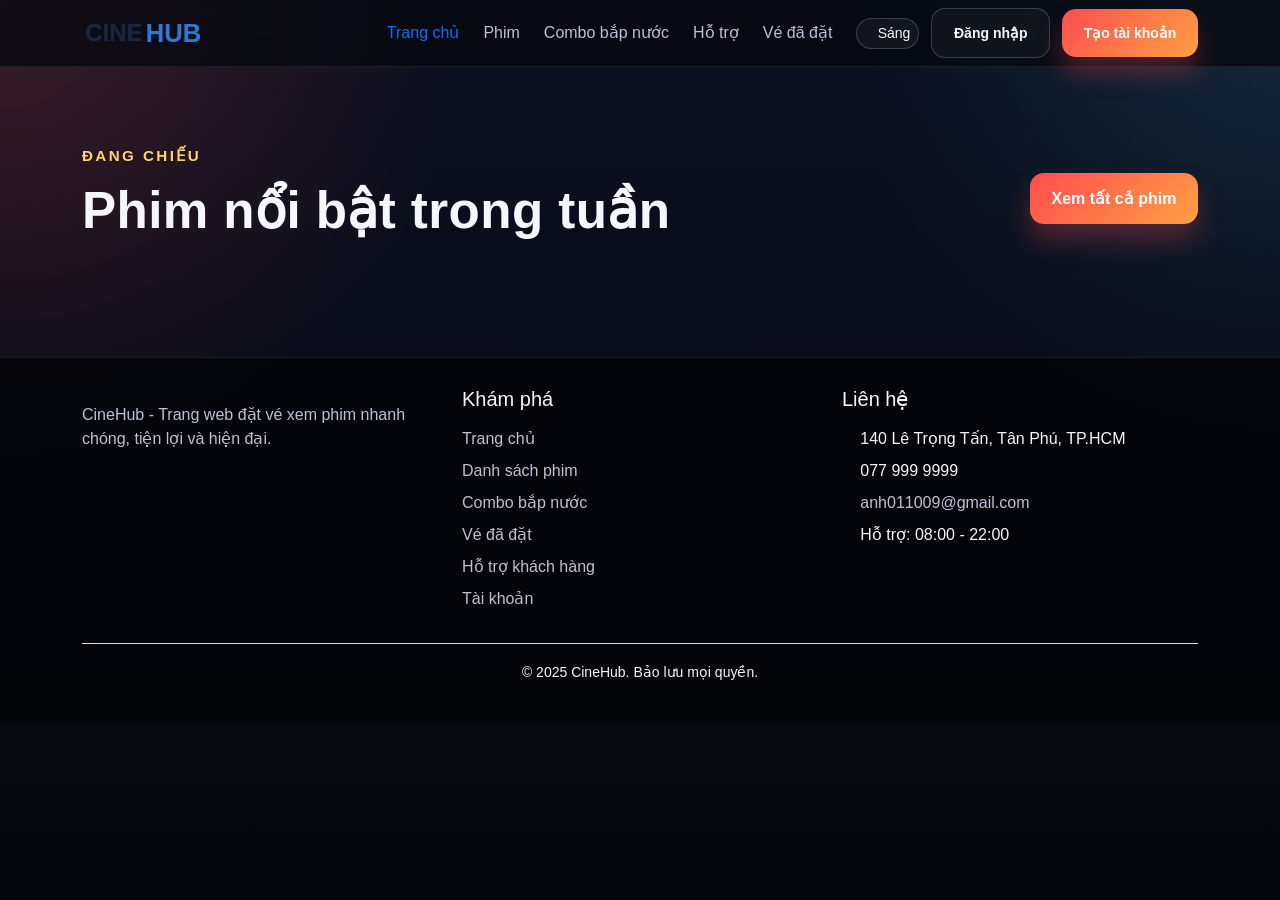
<file: index.html>
<!doctype html>
<html lang="vi">
  <head>
    <meta charset="UTF-8" />
    <meta http-equiv="refresh" content="0; url=./Html/Home.html" />
    <title>CineHub</title>
  </head>
  <body>
    <p>Đang chuyển đến trang chủ...</p>
  </body>
</html>
</file>
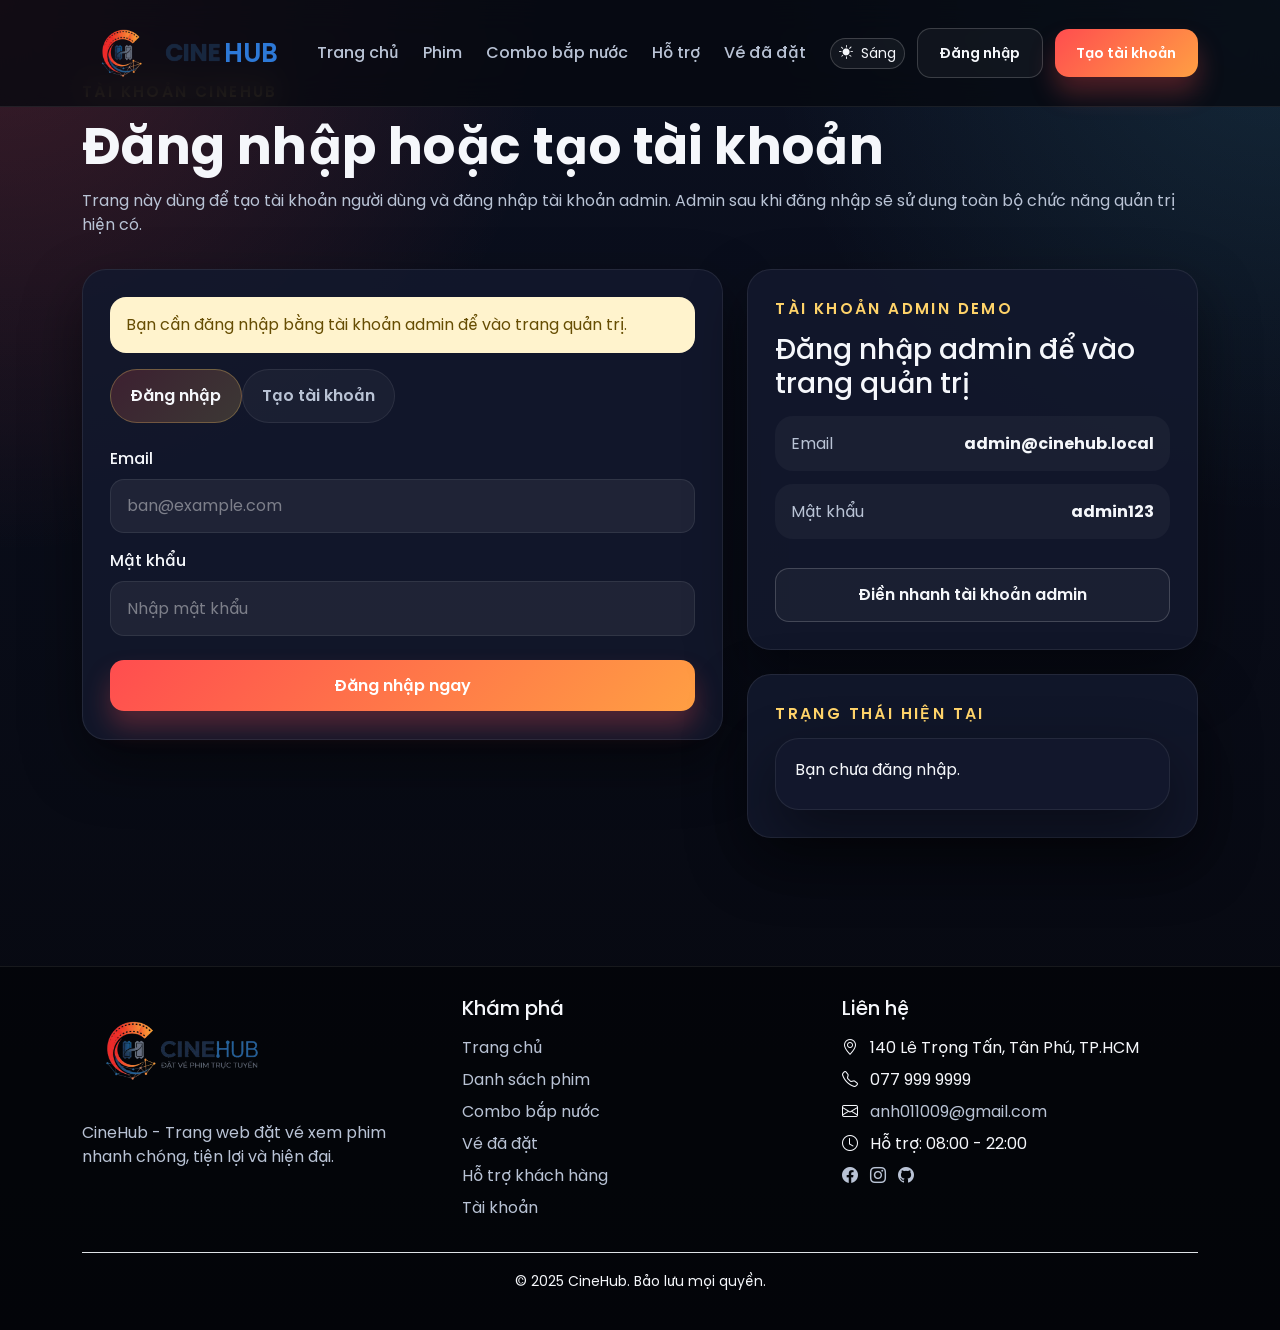
<file: Html/Admin.html>
<!DOCTYPE html>
<html lang="vi">
  <head>
    <meta charset="UTF-8" />
    <meta name="viewport" content="width=device-width, initial-scale=1.0" />
    <title>CineHub | Quản trị admin</title>
    <link rel="preconnect" href="https://fonts.googleapis.com" />
    <link rel="preconnect" href="https://fonts.gstatic.com" crossorigin />
    <link
      href="https://fonts.googleapis.com/css2?family=Bebas+Neue&family=Be+Vietnam+Pro:wght@300;400;500;600;700&family=Poppins:wght@300;400;500;600;700&display=swap"
      rel="stylesheet"
    />
    <link
      href="https://cdn.jsdelivr.net/npm/bootstrap@5.3.3/dist/css/bootstrap.min.css"
      rel="stylesheet"
    />
    <link
      rel="stylesheet"
      href="https://cdn.jsdelivr.net/npm/bootstrap-icons@1.11.3/font/bootstrap-icons.min.css"
    />
    <link rel="stylesheet" href="../Css/Style.css" />
    <link rel="stylesheet" href="../Css/Admin.css" />
  </head>
  <body data-page="admin">
    <div id="site-header"></div>

    <main class="section-spacing page-offset">
      <div class="container">
        <div class="page-title-block">
          <span class="section-subtitle">Quản lý rạp chiếu phim</span>
          <h1>Quản lý phim, lịch chiếu và vé đặt</h1>
        </div>

        <div id="admin-alert"></div>

        <ul class="nav nav-pills admin-tabs mb-4" id="adminTab" role="tablist">
          <li class="nav-item" role="presentation">
            <button class="nav-link active" data-bs-toggle="pill" data-bs-target="#movies-manager" type="button">
              Quản lý phim
            </button>
          </li>
          <li class="nav-item" role="presentation">
            <button class="nav-link" data-bs-toggle="pill" data-bs-target="#showtimes-manager" type="button">
              Quản lý lịch chiếu
            </button>
          </li>
          <li class="nav-item" role="presentation">
            <button class="nav-link" data-bs-toggle="pill" data-bs-target="#tickets-manager" type="button">
              Quản lý vé đặt
            </button>
          </li>
          <li class="nav-item" role="presentation">
            <button class="nav-link" data-bs-toggle="pill" data-bs-target="#support-manager" type="button">
              Quản lý hỗ trợ
            </button>
          </li>
        </ul>

        <div class="tab-content">
          <div class="tab-pane fade show active" id="movies-manager">
            <div class="row g-4">
              <div class="col-lg-5">
                <div class="admin-panel">
                  <div class="d-flex justify-content-between align-items-center mb-3">
                    <h2 class="h4 mb-0">Form phim</h2>
                    <button id="reset-movie-form-btn" class="btn btn-sm btn-cine-outline">Làm mới</button>
                  </div>
                  <form id="movie-form">
                    <input type="hidden" id="movie-id" />
                    <div class="row g-3">
                      <div class="col-12">
                        <label class="form-label" for="movie-title">Tên phim</label>
                        <input type="text" class="form-control" id="movie-title" required />
                      </div>
                      <div class="col-md-6">
                        <label class="form-label" for="movie-genre">Thể loại</label>
                        <input type="text" class="form-control" id="movie-genre" required />
                      </div>
                      <div class="col-md-6">
                        <label class="form-label" for="movie-duration">Thời lượng (phút)</label>
                        <input type="number" min="60" class="form-control" id="movie-duration" required />
                      </div>
                      <div class="col-md-6">
                        <label class="form-label" for="movie-release-date">Ngày khởi chiếu</label>
                        <input type="date" class="form-control" id="movie-release-date" required />
                      </div>
                      <div class="col-md-6">
                        <label class="form-label" for="movie-director">Đạo diễn</label>
                        <input type="text" class="form-control" id="movie-director" required />
                      </div>
                      <div class="col-12">
                        <label class="form-label" for="movie-cast">Diễn viên</label>
                        <input type="text" class="form-control" id="movie-cast" required />
                      </div>
                      <div class="col-12">
                        <label class="form-label" for="movie-poster-file">Poster</label>
                        <input type="hidden" id="movie-poster" />
                        <input type="file" class="d-none" id="movie-poster-file" accept="image/*" />
                        <div class="image-dropzone" id="movie-poster-dropzone" tabindex="0" role="button" aria-label="Tải poster">
                          <div class="image-dropzone-preview">
                            <img id="movie-poster-preview" alt="Poster preview" />
                          </div>
                          <div class="image-dropzone-content">
                            <strong>Kéo thả poster vào đây hoặc bấm để chọn ảnh</strong>
                            <span id="movie-poster-meta">Nếu không tải lên, hệ thống sẽ dùng poster mặc định.</span>
                          </div>
                        </div>
                        <div class="image-dropzone-actions">
                          <button type="button" class="btn btn-sm btn-cine-outline" id="movie-poster-clear">Xóa poster</button>
                        </div>
                      </div>
                      <div class="col-12">
                        <label class="form-label" for="movie-banner-file">Banner</label>
                        <input type="hidden" id="movie-banner" />
                        <input type="file" class="d-none" id="movie-banner-file" accept="image/*" />
                        <div class="image-dropzone image-dropzone-banner" id="movie-banner-dropzone" tabindex="0" role="button" aria-label="Tải banner">
                          <div class="image-dropzone-preview">
                            <img id="movie-banner-preview" alt="Banner preview" />
                          </div>
                          <div class="image-dropzone-content">
                            <strong>Kéo thả banner vào đây hoặc bấm để chọn ảnh</strong>
                            <span id="movie-banner-meta">Nếu không tải lên, hệ thống sẽ dùng banner mặc định.</span>
                          </div>
                        </div>
                        <div class="image-dropzone-actions">
                          <button type="button" class="btn btn-sm btn-cine-outline" id="movie-banner-clear">Xóa banner</button>
                        </div>
                      </div>
                      <div class="col-12">
                        <label class="form-label" for="movie-trailer">Trailer YouTube Embed</label>
                        <input type="text" class="form-control" id="movie-trailer" placeholder="https://www.youtube.com/embed/..." />
                      </div>
                      <div class="col-12">
                        <label class="form-label" for="movie-description">Mô tả</label>
                        <textarea class="form-control" id="movie-description" rows="4" required></textarea>
                      </div>
                    </div>

                    <button type="submit" class="btn btn-cine-primary w-100 mt-4">Lưu thông tin phim</button>
                  </form>
                </div>
              </div>

              <div class="col-lg-7">
                <div class="admin-panel">
                  <h2 class="h4 mb-3">Danh sách phim hiện có</h2>
                  <div class="table-responsive">
                    <table class="table table-dark align-middle">
                      <thead>
                        <tr>
                          <th>Tên phim</th>
                          <th>Thể loại</th>
                          <th>Thời lượng</th>
                          <th>Ngày chiếu</th>
                          <th>Thao tác</th>
                        </tr>
                      </thead>
                      <tbody id="admin-movies-table"></tbody>
                    </table>
                  </div>
                </div>
              </div>
            </div>
          </div>

          <div class="tab-pane fade" id="showtimes-manager">
            <div class="row g-4">
              <div class="col-lg-4">
                <div class="admin-panel">
                  <div class="d-flex justify-content-between align-items-center mb-3">
                    <h2 class="h4 mb-0">Form lịch chiếu</h2>
                    <button id="reset-showtime-form-btn" class="btn btn-sm btn-cine-outline">Làm mới</button>
                  </div>
                  <form id="showtime-form">
                    <input type="hidden" id="showtime-id" />
                    <div class="row g-3">
                      <div class="col-12">
                        <label class="form-label" for="showtime-movie">Chọn phim</label>
                        <select class="form-select" id="showtime-movie" required></select>
                      </div>
                      <div class="col-12">
                        <label class="form-label" for="showtime-date">Ngày chiếu</label>
                        <input type="date" class="form-control" id="showtime-date" required />
                      </div>
                      <div class="col-12">
                        <label class="form-label" for="showtime-time">Giờ chiếu</label>
                        <input type="time" class="form-control" id="showtime-time" required />
                      </div>
                      <div class="col-12">
                        <label class="form-label" for="showtime-room">Phòng chiếu</label>
                        <input type="text" class="form-control" id="showtime-room" placeholder="Phòng 1 / IMAX / VIP" required />
                      </div>
                      <div class="col-12">
                        <label class="form-label" for="showtime-price">Giá vé</label>
                        <input type="number" min="50000" class="form-control" id="showtime-price" required />
                      </div>
                    </div>

                    <button type="submit" class="btn btn-cine-primary w-100 mt-4">Lưu lịch chiếu</button>
                  </form>
                </div>
              </div>

              <div class="col-lg-8">
                <div class="admin-panel">
                  <h2 class="h4 mb-3">Danh sách lịch chiếu</h2>
                  <div class="table-responsive">
                    <table class="table table-dark align-middle">
                      <thead>
                        <tr>
                          <th>Phim</th>
                          <th>Ngày</th>
                          <th>Giờ</th>
                          <th>Phòng</th>
                          <th>Giá</th>
                          <th>Thao tác</th>
                        </tr>
                      </thead>
                      <tbody id="admin-showtimes-table"></tbody>
                    </table>
                  </div>
                </div>
              </div>
            </div>
          </div>

          <div class="tab-pane fade" id="tickets-manager">
            <div class="admin-panel">
              <h2 class="h4 mb-3">Danh sách vé người dùng đã đặt</h2>
              <div class="table-responsive">
                <table class="table table-dark align-middle">
                  <thead>
                    <tr>
                      <th>Mã vé</th>
                      <th>Khách hàng</th>
                      <th>Phim</th>
                      <th>Suất chiếu</th>
                      <th>Ghế</th>
                      <th>Tổng tiền</th>
                      <th>Ngày đặt</th>
                    </tr>
                  </thead>
                  <tbody id="admin-bookings-table"></tbody>
                </table>
              </div>
            </div>
          </div>

          <div class="tab-pane fade" id="support-manager">
            <div class="admin-panel">
              <h2 class="h4 mb-3">Danh sách yêu cầu hỗ trợ</h2>
              <div class="table-responsive">
                <table class="table table-dark align-middle">
                  <thead>
                    <tr>
                      <th>Mã yêu cầu</th>
                      <th>Khách hàng</th>
                      <th>Liên hệ</th>
                      <th>Chủ đề</th>
                      <th>Mã vé</th>
                      <th>Trạng thái</th>
                      <th>Thời gian</th>
                      <th>Thao tác</th>
                    </tr>
                  </thead>
                  <tbody id="admin-support-table"></tbody>
                </table>
              </div>
            </div>
          </div>
        </div>
      </div>
    </main>


    <div class="modal fade" id="admin-support-modal" tabindex="-1" aria-labelledby="admin-support-modal-title" aria-hidden="true">
      <div class="modal-dialog modal-dialog-centered">
        <div class="modal-content ticket-detail-modal-content">
          <div class="modal-header border-secondary-subtle">
            <div>
              <h2 class="h5 mb-1" id="admin-support-modal-title">Chi tiết yêu cầu hỗ trợ</h2>
              <p class="mb-0 small ticket-detail-subtitle" id="admin-support-modal-subtitle"></p>
            </div>
            <button type="button" class="btn-close" data-bs-dismiss="modal" aria-label="Đóng"></button>
          </div>
          <div class="modal-body">
            <div id="admin-support-modal-info" class="summary-list"></div>
            <div class="mt-4 d-flex flex-wrap gap-2">
              <button type="button" class="btn btn-cine-primary" id="admin-support-resolve-btn">Đánh dấu đã xử lý</button>
              <button type="button" class="btn btn-outline-danger" id="admin-support-cancel-btn">Hủy bỏ yêu cầu</button>
            </div>
          </div>
        </div>
      </div>
    </div>
    <div id="site-footer"></div>

    <script src="https://cdn.jsdelivr.net/npm/bootstrap@5.3.3/dist/js/bootstrap.bundle.min.js"></script>
    <script src="../Js/Storage.js"></script>
    <script src="../Js/Main.js"></script>
    <script src="../Js/Admin.js"></script>
  </body>
</html>
</file>
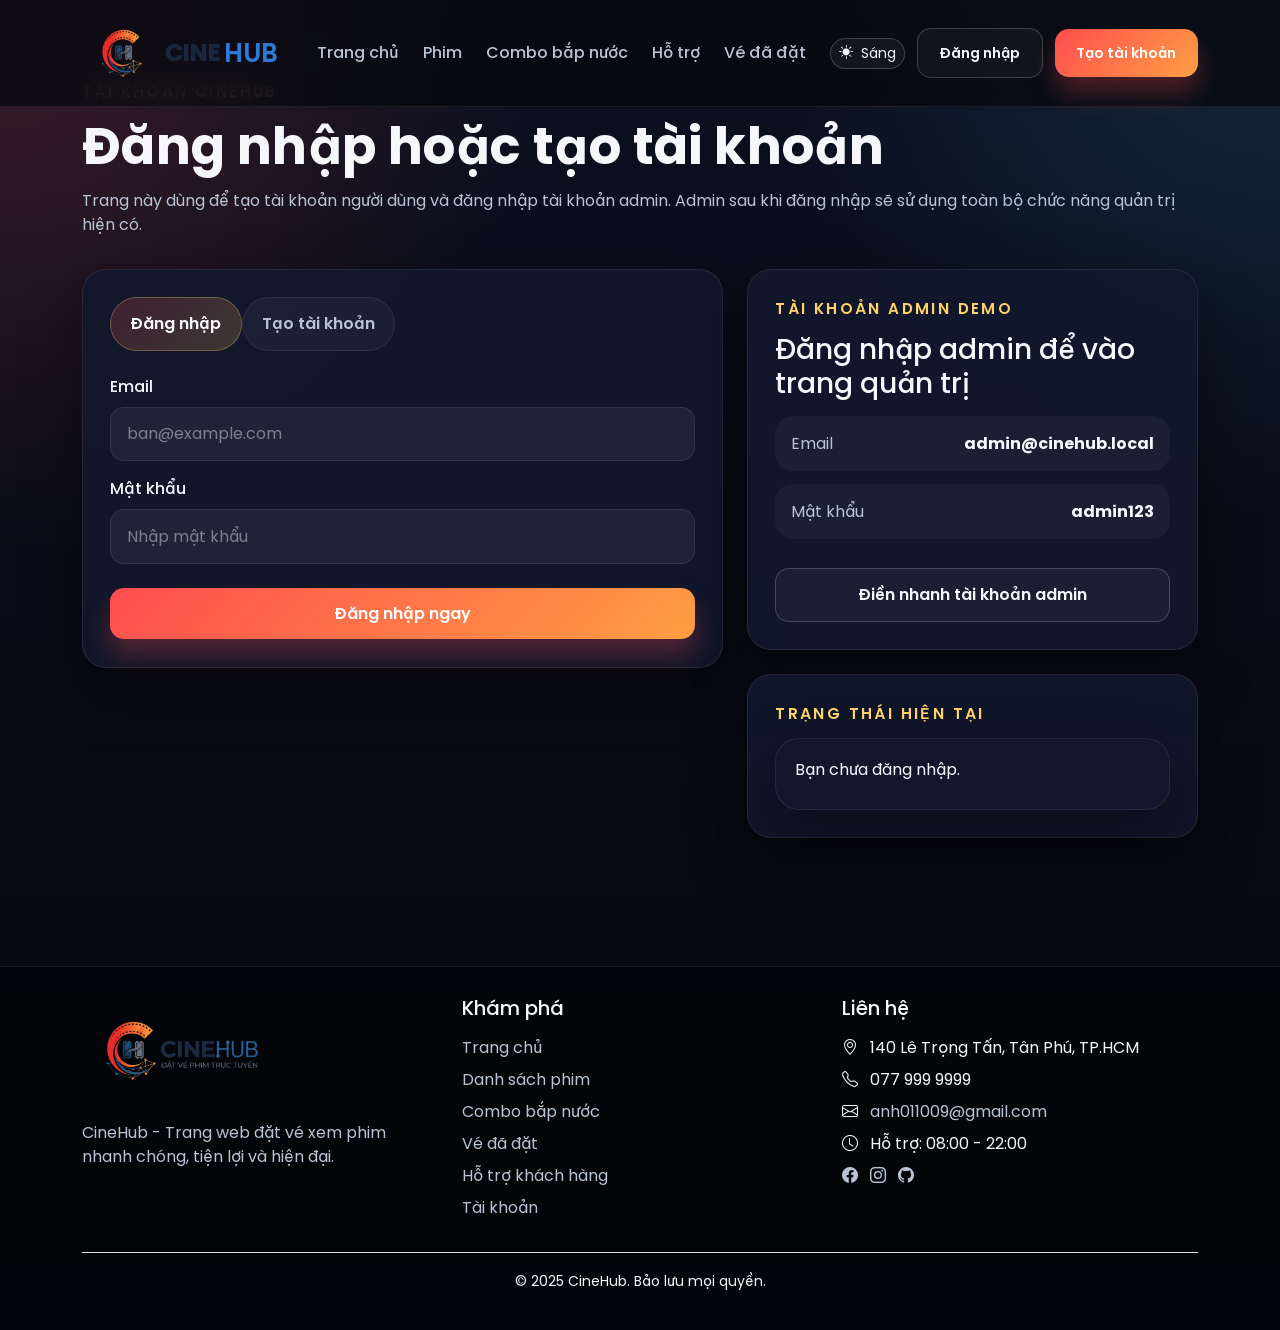
<file: Html/Auth.html>
<!DOCTYPE html>
<html lang="vi">
  <head>
    <meta charset="UTF-8" />
    <meta name="viewport" content="width=device-width, initial-scale=1.0" />
    <title>CineHub | Đăng nhập và tạo tài khoản</title>
    <link rel="preconnect" href="https://fonts.googleapis.com" />
    <link rel="preconnect" href="https://fonts.gstatic.com" crossorigin />
    <link
      href="https://fonts.googleapis.com/css2?family=Bebas+Neue&family=Be+Vietnam+Pro:wght@300;400;500;600;700&family=Poppins:wght@300;400;500;600;700&display=swap"
      rel="stylesheet"
    />
    <link
      href="https://cdn.jsdelivr.net/npm/bootstrap@5.3.3/dist/css/bootstrap.min.css"
      rel="stylesheet"
    />
    <link
      rel="stylesheet"
      href="https://cdn.jsdelivr.net/npm/bootstrap-icons@1.11.3/font/bootstrap-icons.min.css"
    />
    <link rel="stylesheet" href="../Css/Style.css" />
  </head>
  <body data-page="auth">
    <div id="site-header"></div>

    <main class="section-spacing page-offset">
      <div class="container">
        <div class="page-title-block">
          <span class="section-subtitle">Tài khoản CineHub</span>
          <h1>Đăng nhập hoặc tạo tài khoản</h1>
          <p>Trang này dùng để tạo tài khoản người dùng và đăng nhập tài khoản admin. Admin sau khi đăng nhập sẽ sử dụng toàn bộ chức năng quản trị hiện có.</p>
        </div>

        <div class="row g-4">
          <div class="col-lg-7">
            <div class="auth-panel">
              <div id="auth-global-alert"></div>

              <ul class="nav nav-pills auth-nav mb-4" id="authTab" role="tablist">
                <li class="nav-item" role="presentation">
                  <button class="nav-link active" id="login-tab" data-bs-toggle="pill" data-bs-target="#login-pane" type="button">
                    Đăng nhập
                  </button>
                </li>
                <li class="nav-item" role="presentation">
                  <button class="nav-link" id="register-tab" data-bs-toggle="pill" data-bs-target="#register-pane" type="button">
                    Tạo tài khoản
                  </button>
                </li>
              </ul>

              <div class="tab-content">
                <div class="tab-pane fade show active" id="login-pane">
                  <div id="login-alert"></div>
                  <form id="login-form" novalidate>
                    <div class="row g-3">
                      <div class="col-12">
                        <label for="login-email" class="form-label">Email</label>
                        <input type="email" class="form-control" id="login-email" placeholder="ban@example.com" required />
                      </div>
                      <div class="col-12">
                        <label for="login-password" class="form-label">Mật khẩu</label>
                        <input type="password" class="form-control" id="login-password" placeholder="Nhập mật khẩu" required />
                      </div>
                    </div>
                    <button type="submit" class="btn btn-cine-primary w-100 mt-4">Đăng nhập ngay</button>
                  </form>
                </div>

                <div class="tab-pane fade" id="register-pane">
                  <div id="register-alert"></div>
                  <form id="register-form" novalidate>
                    <div class="row g-3">
                      <div class="col-12">
                        <label for="register-name" class="form-label">Họ và tên</label>
                        <input type="text" class="form-control" id="register-name" placeholder="Nguyễn Văn A" required />
                      </div>
                      <div class="col-12">
                        <label for="register-email" class="form-label">Email</label>
                        <input type="email" class="form-control" id="register-email" placeholder="ban@example.com" required />
                      </div>
                      <div class="col-md-6">
                        <label for="register-password" class="form-label">Mật khẩu</label>
                        <input type="password" class="form-control" id="register-password" placeholder="Ít nhất 6 ký tự" required />
                      </div>
                      <div class="col-md-6">
                        <label for="register-confirm-password" class="form-label">Nhập lại mật khẩu</label>
                        <input type="password" class="form-control" id="register-confirm-password" placeholder="Nhập lại mật khẩu" required />
                      </div>
                    </div>
                    <button type="submit" class="btn btn-cine-primary w-100 mt-4">Tạo tài khoản</button>
                  </form>
                </div>
              </div>
            </div>
          </div>

          <div class="col-lg-5">
            <div class="auth-side-card mb-4">
              <span class="section-subtitle">Tài khoản admin demo</span>
              <h2 class="h3 mb-3">Đăng nhập admin để vào trang quản trị</h2>
              <div class="demo-credential">
                <span>Email</span>
                <strong>admin@cinehub.local</strong>
              </div>
              <div class="demo-credential">
                <span>Mật khẩu</span>
                <strong>admin123</strong>
              </div>
              <button id="fill-admin-btn" type="button" class="btn btn-cine-outline w-100 mt-3">Điền nhanh tài khoản admin</button>
            </div>

            <div class="auth-side-card">
              <span class="section-subtitle">Trạng thái hiện tại</span>
              <div id="auth-session-box" class="auth-session-box"></div>
            </div>
          </div>
        </div>
      </div>
    </main>

    <div id="site-footer"></div>

    <script src="https://cdn.jsdelivr.net/npm/bootstrap@5.3.3/dist/js/bootstrap.bundle.min.js"></script>
    <script src="../Js/Storage.js"></script>
    <script src="../Js/Main.js"></script>
    <script src="../Js/Auth.js"></script>
  </body>
</html>
</file>
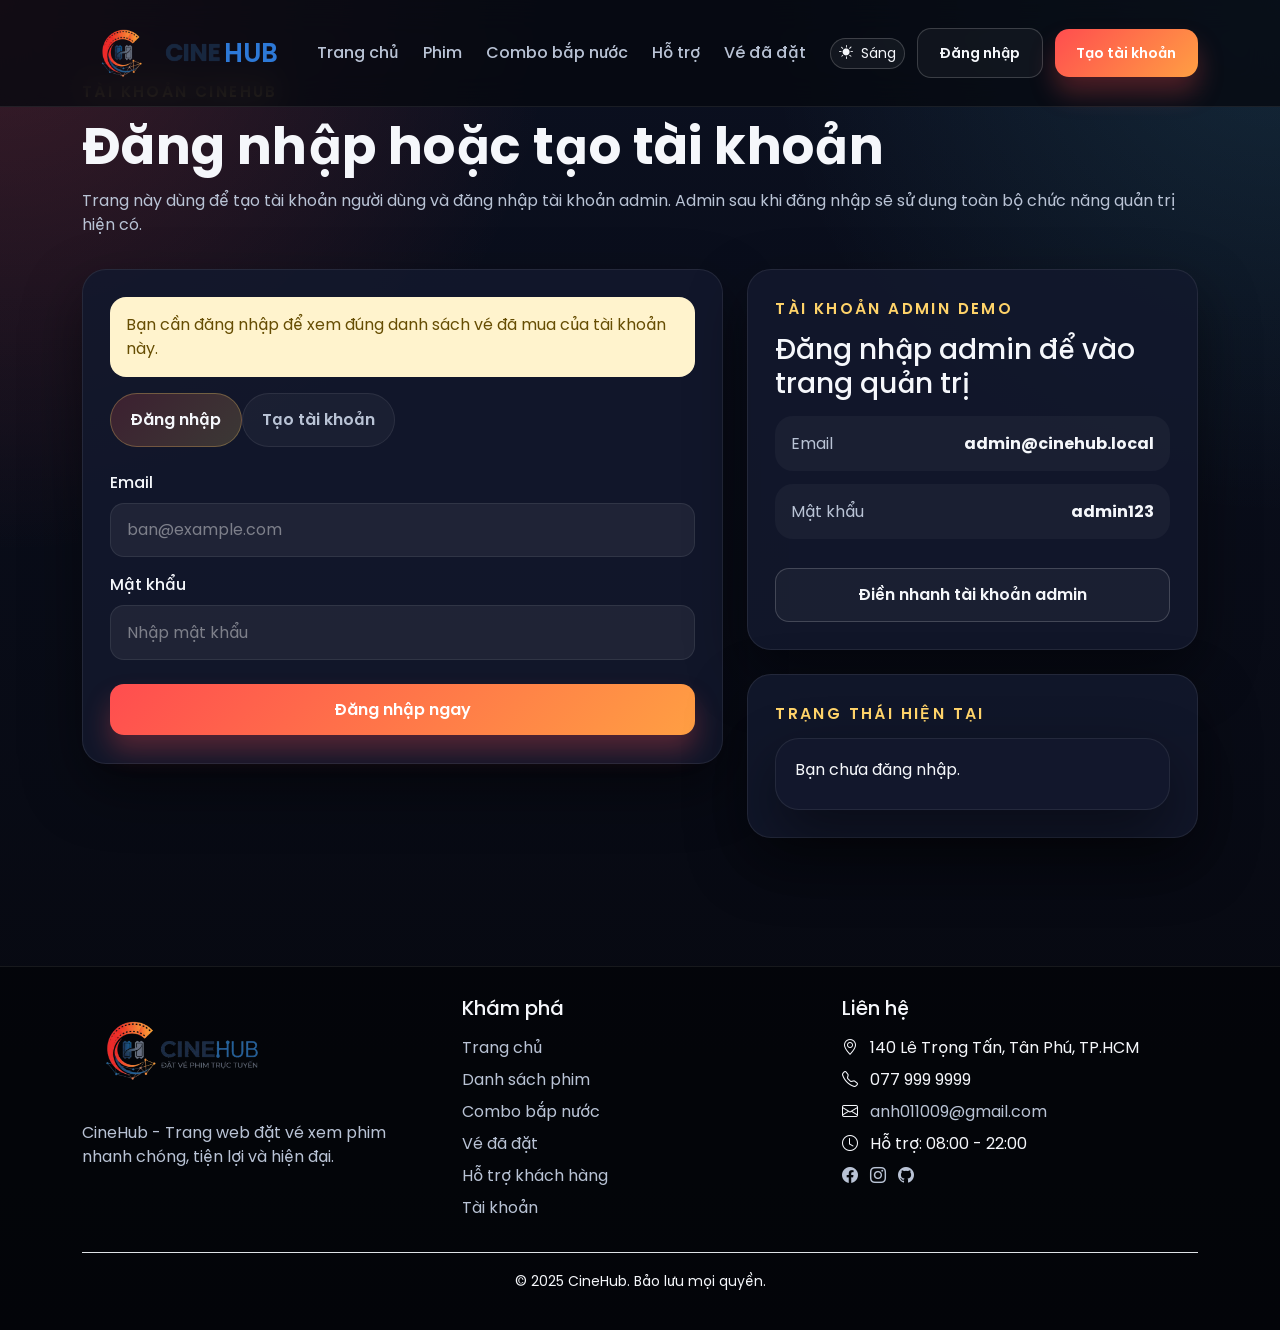
<file: Html/Booking.html>
<!DOCTYPE html>
<html lang="vi">
  <head>
    <meta charset="UTF-8" />
    <meta name="viewport" content="width=device-width, initial-scale=1.0" />
    <title>CineHub | Thanh toán vé</title>
    <link rel="preconnect" href="https://fonts.googleapis.com" />
    <link rel="preconnect" href="https://fonts.gstatic.com" crossorigin />
    <link
      href="https://fonts.googleapis.com/css2?family=Bebas+Neue&family=Be+Vietnam+Pro:wght@300;400;500;600;700&family=Poppins:wght@300;400;500;600;700&display=swap"
      rel="stylesheet"
    />
    <link
      href="https://cdn.jsdelivr.net/npm/bootstrap@5.3.3/dist/css/bootstrap.min.css"
      rel="stylesheet"
    />
    <link
      rel="stylesheet"
      href="https://cdn.jsdelivr.net/npm/bootstrap-icons@1.11.3/font/bootstrap-icons.min.css"
    />
    <link rel="stylesheet" href="../Css/Style.css" />
  </head>
  <body data-page="booking">
    <div id="site-header"></div>

    <main class="section-spacing page-offset">
      <div class="container">
        <div class="booking-stepper mb-4">
          <div class="step completed">1. Chọn lịch chiếu</div>
          <div class="step completed">2. Chọn ghế</div>
          <div class="step active">3. Chọn combo & thanh toán</div>
        </div>

        <div class="row g-4">
          <div class="col-lg-7">
            <div class="form-panel">
              <div id="booking-alert"></div>
              <h1 class="h3 mb-4">Thông tin thanh toán</h1>
              <form id="booking-form" novalidate>
                <div class="row g-3">
                  <div class="col-12">
                    <label for="customer-name" class="form-label">Họ và tên</label>
                    <input type="text" class="form-control" id="customer-name" placeholder="Nguyễn Văn A" required />
                  </div>
                  <div class="col-md-6">
                    <label for="customer-phone" class="form-label">Số điện thoại</label>
                    <input type="tel" class="form-control" id="customer-phone" placeholder="09xxxxxxxx" required />
                  </div>
                  <div class="col-md-6">
                    <label for="customer-email" class="form-label">Email</label>
                    <input type="email" class="form-control" id="customer-email" placeholder="ban@example.com" required />
                  </div>
                </div>

                <div class="combo-selection-card">
                  <div class="d-flex flex-wrap justify-content-between gap-2 align-items-center mb-3">
                    <h2 class="h5 mb-0">Combo bắp nước</h2>
                    <a href="Combos.html" class="btn btn-cine-outline btn-sm">Xem trang combo</a>
                  </div>
                  <div id="booking-combo-list" class="combo-inline-list"></div>
                </div>

                <div class="payment-qr-card">
                  <h2 class="h5 mb-3">Thanh toán bằng QR</h2>
                  <div class="row g-3 align-items-center">
                    <div class="col-md-5">
                      <div class="payment-qr-image-wrap">
                        <img id="payment-qr-image" class="payment-qr-image" src="" alt="Mã QR thanh toán" />
                      </div>
                      <button id="copy-transfer-content-btn" type="button" class="btn btn-cine-outline btn-sm w-100 mt-3">
                        Sao chép nội dung chuyển khoản
                      </button>
                    </div>
                    <div class="col-md-7">
                      <div class="summary-list payment-meta">
                        <div class="summary-item"><span>Ngân hàng</span><strong id="payment-bank-name"></strong></div>
                        <div class="summary-item"><span>Số tài khoản</span><strong id="payment-bank-account"></strong></div>
                        <div class="summary-item"><span>Nội dung CK</span><strong id="payment-transfer-content" class="transfer-content-value"></strong></div>
                        <div class="summary-item"><span>Số tiền</span><strong id="payment-transfer-amount"></strong></div>
                      </div>
                      <p class="text-light-emphasis small mb-0 mt-3">
                        Mở app ngân hàng và quét mã QR để thanh toán đơn vé.
                      </p>
                    </div>
                  </div>

                  <div class="form-check mt-3">
                    <input class="form-check-input" type="checkbox" value="1" id="qr-paid-check" />
                    <label class="form-check-label" for="qr-paid-check">
                      Tôi đã hoàn tất chuyển khoản qua mã QR.
                    </label>
                  </div>
                </div>

                <div class="mt-4 d-flex flex-wrap gap-3">
                  <a href="SeatSelection.html" id="back-to-seat-btn" class="btn btn-cine-outline">Quay lại chọn ghế</a>
                  <button type="submit" class="btn btn-cine-primary">Xác nhận thanh toán</button>
                </div>
              </form>
            </div>
          </div>

          <div class="col-lg-5">
            <div class="summary-card sticky-summary">
              <h2 class="h4 mb-3">Tóm tắt đơn hàng</h2>
              <div id="booking-summary"></div>
            </div>
          </div>
        </div>
      </div>
    </main>

    <div id="site-footer"></div>

    <script src="https://cdn.jsdelivr.net/npm/bootstrap@5.3.3/dist/js/bootstrap.bundle.min.js"></script>
    <script src="../Js/Storage.js"></script>
    <script src="../Js/Main.js"></script>
    <script src="../Js/Booking.js"></script>
  </body>
</html>
</file>
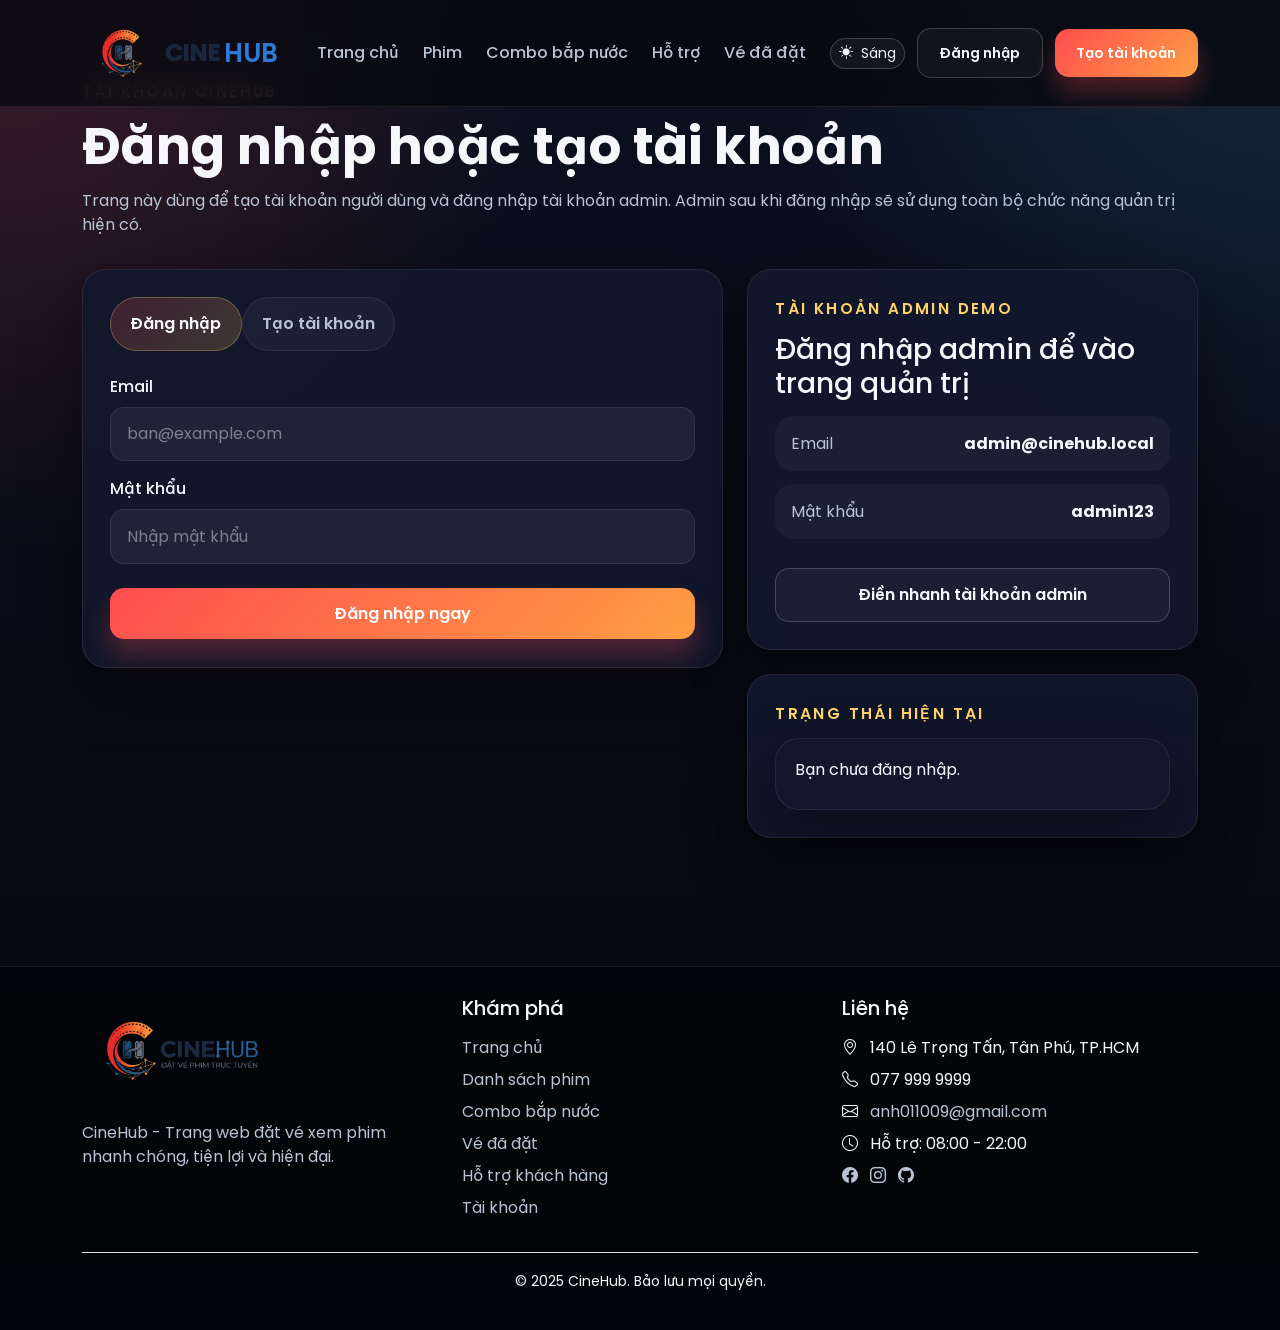
<file: Html/Combos.html>
<!DOCTYPE html>
<html lang="vi">
  <head>
    <meta charset="UTF-8" />
    <meta name="viewport" content="width=device-width, initial-scale=1.0" />
    <title>CineHub | Combo bắp nước</title>
    <link rel="preconnect" href="https://fonts.googleapis.com" />
    <link rel="preconnect" href="https://fonts.gstatic.com" crossorigin />
    <link
      href="https://fonts.googleapis.com/css2?family=Bebas+Neue&family=Be+Vietnam+Pro:wght@300;400;500;600;700&family=Poppins:wght@300;400;500;600;700&display=swap"
      rel="stylesheet"
    />
    <link
      href="https://cdn.jsdelivr.net/npm/bootstrap@5.3.3/dist/css/bootstrap.min.css"
      rel="stylesheet"
    />
    <link
      rel="stylesheet"
      href="https://cdn.jsdelivr.net/npm/bootstrap-icons@1.11.3/font/bootstrap-icons.min.css"
    />
    <link rel="stylesheet" href="../Css/Style.css" />
  </head>
  <body data-page="combos">
    <div id="site-header"></div>

    <main class="section-spacing page-offset">
      <div class="container">
        <div class="page-title-block">
          <span class="section-subtitle">Concessions</span>
          <h1>Combo bắp nước</h1>
          <p>Thêm combo trong lúc đặt vé hoặc đặt combo riêng ngay tại đây để nhận mã đơn nhanh chóng.</p>
        </div>

        <div class="row g-4">
          <div class="col-lg-8">
            <section class="mb-4">
              <div class="d-flex align-items-center gap-2 mb-3">
                <i class="bi bi-stars text-warning"></i>
                <h2 class="h4 mb-0">Combo nổi bật</h2>
              </div>
              <div class="row g-3" id="featured-combo-list"></div>
            </section>

            <section>
              <div class="d-flex align-items-center gap-2 mb-3">
                <i class="bi bi-cup-hot text-warning"></i>
                <h2 class="h4 mb-0">Các combo khác</h2>
              </div>
              <div class="row g-3" id="other-combo-list"></div>
            </section>
          </div>

          <div class="col-lg-4">
            <aside class="summary-card sticky-summary">
              <div id="combo-alert"></div>
              <h2 class="h4 mb-3">Đặt combo riêng</h2>
              <div id="combo-cart-summary" class="summary-list"></div>

              <form id="combo-order-form" class="mt-3" novalidate>
                <div class="row g-3">
                  <div class="col-12">
                    <label for="combo-customer-name" class="form-label">Họ và tên</label>
                    <input type="text" class="form-control" id="combo-customer-name" placeholder="Nguyễn Văn A" required />
                  </div>
                  <div class="col-12">
                    <label for="combo-customer-phone" class="form-label">Số điện thoại</label>
                    <input type="tel" class="form-control" id="combo-customer-phone" placeholder="09xxxxxxxx" required />
                  </div>
                  <div class="col-12">
                    <label for="combo-customer-email" class="form-label">Email</label>
                    <input type="email" class="form-control" id="combo-customer-email" placeholder="ban@example.com" required />
                  </div>
                </div>

                <div class="payment-qr-card mt-3">
                  <h3 class="h6 mb-3">Thanh toán QR cho combo</h3>
                  <div class="payment-qr-image-wrap">
                    <img id="combo-payment-qr-image" class="payment-qr-image" src="" alt="Mã QR thanh toán combo" />
                  </div>
                  <div class="summary-list payment-meta mt-3 mb-0">
                    <div class="summary-item"><span>Ngân hàng</span><strong id="combo-payment-bank-name"></strong></div>
                    <div class="summary-item"><span>Số tài khoản</span><strong id="combo-payment-bank-account"></strong></div>
                    <div class="summary-item"><span>Nội dung CK</span><strong id="combo-payment-transfer-content" class="transfer-content-value"></strong></div>
                    <div class="summary-item"><span>Số tiền</span><strong id="combo-payment-transfer-amount"></strong></div>
                  </div>
                  <button id="copy-combo-transfer-content-btn" type="button" class="btn btn-cine-outline btn-sm w-100 mt-3">
                    Sao chép nội dung chuyển khoản
                  </button>
                  <div class="form-check mt-3">
                    <input class="form-check-input" type="checkbox" value="1" id="combo-qr-paid-check" />
                    <label class="form-check-label" for="combo-qr-paid-check">
                      Tôi đã hoàn tất chuyển khoản qua mã QR.
                    </label>
                  </div>
                </div>

                <button type="submit" class="btn btn-cine-primary w-100 mt-3">Xác nhận đặt combo</button>
              </form>
            </aside>
          </div>
        </div>
      </div>
    </main>

    <div id="site-footer"></div>

    <script src="https://cdn.jsdelivr.net/npm/bootstrap@5.3.3/dist/js/bootstrap.bundle.min.js"></script>
    <script src="../Js/Storage.js"></script>
    <script src="../Js/Main.js"></script>
    <script src="../Js/Combos.js"></script>
  </body>
</html>
</file>
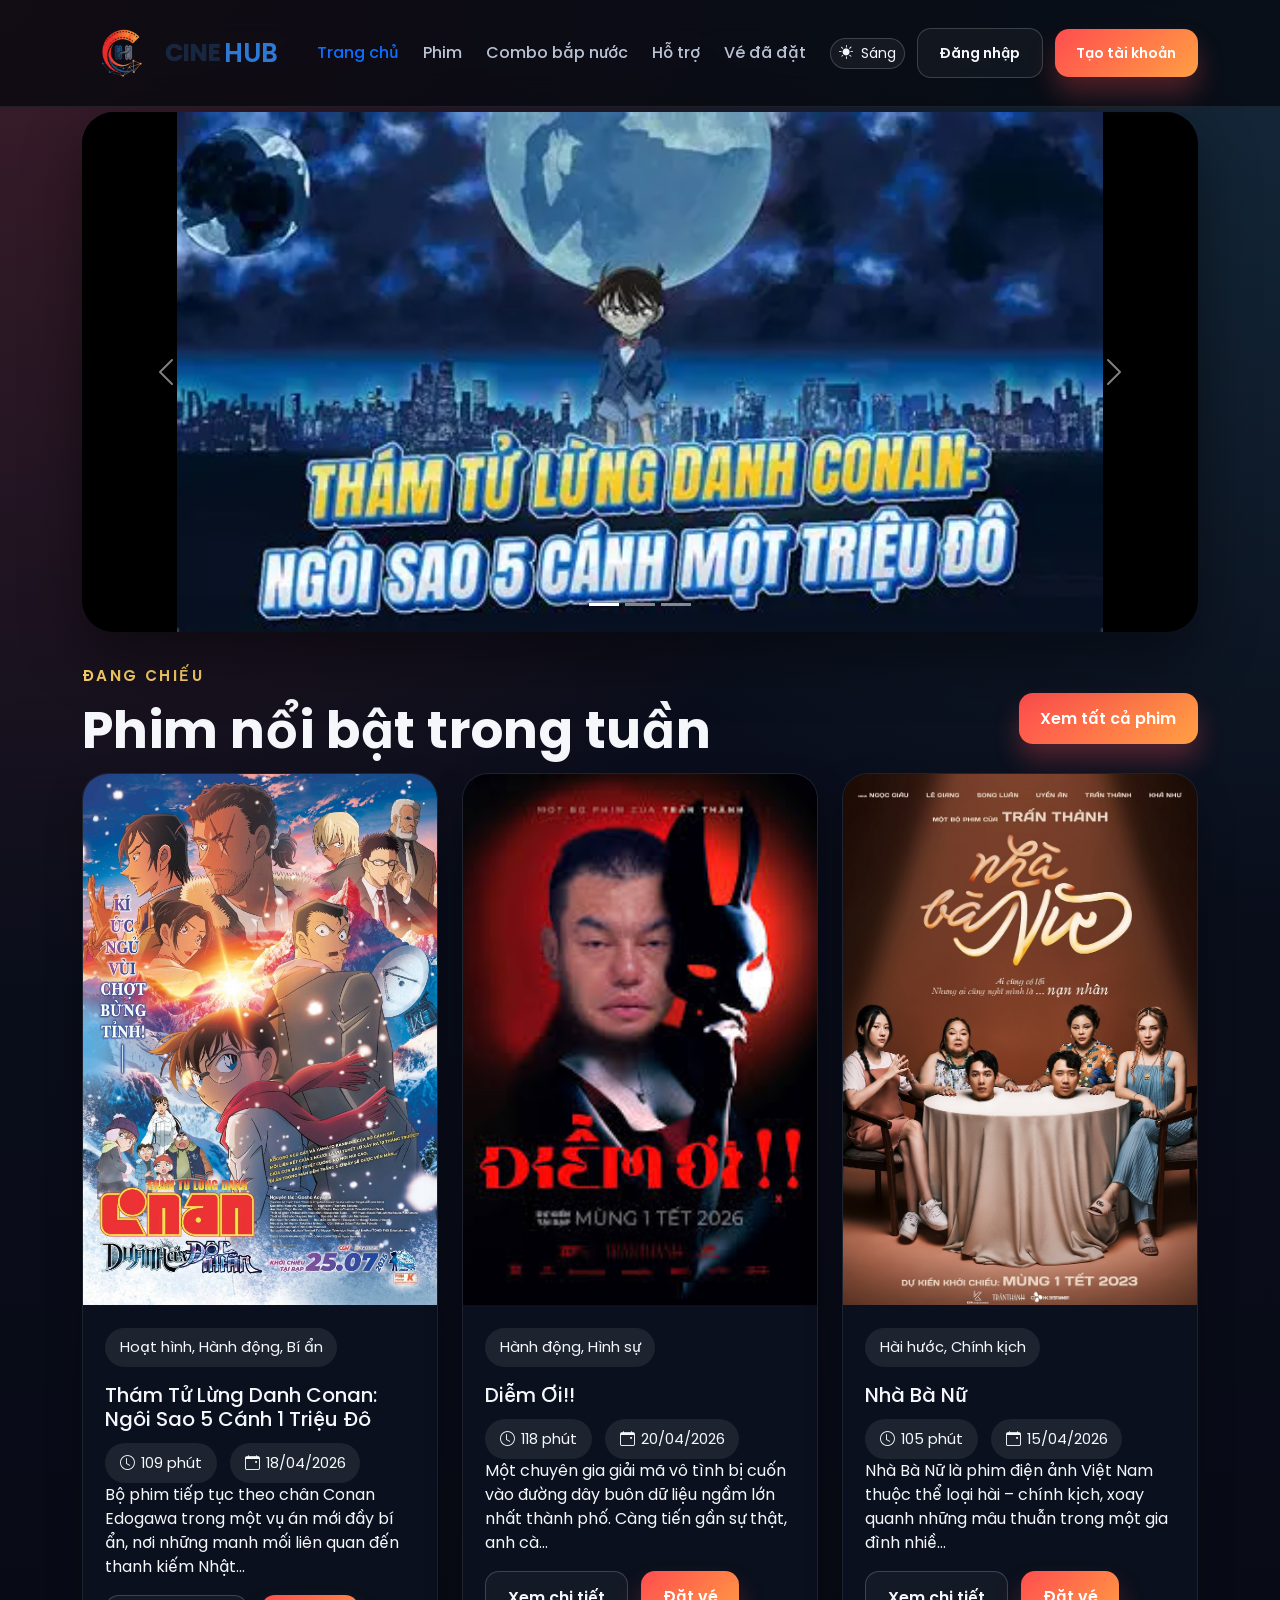
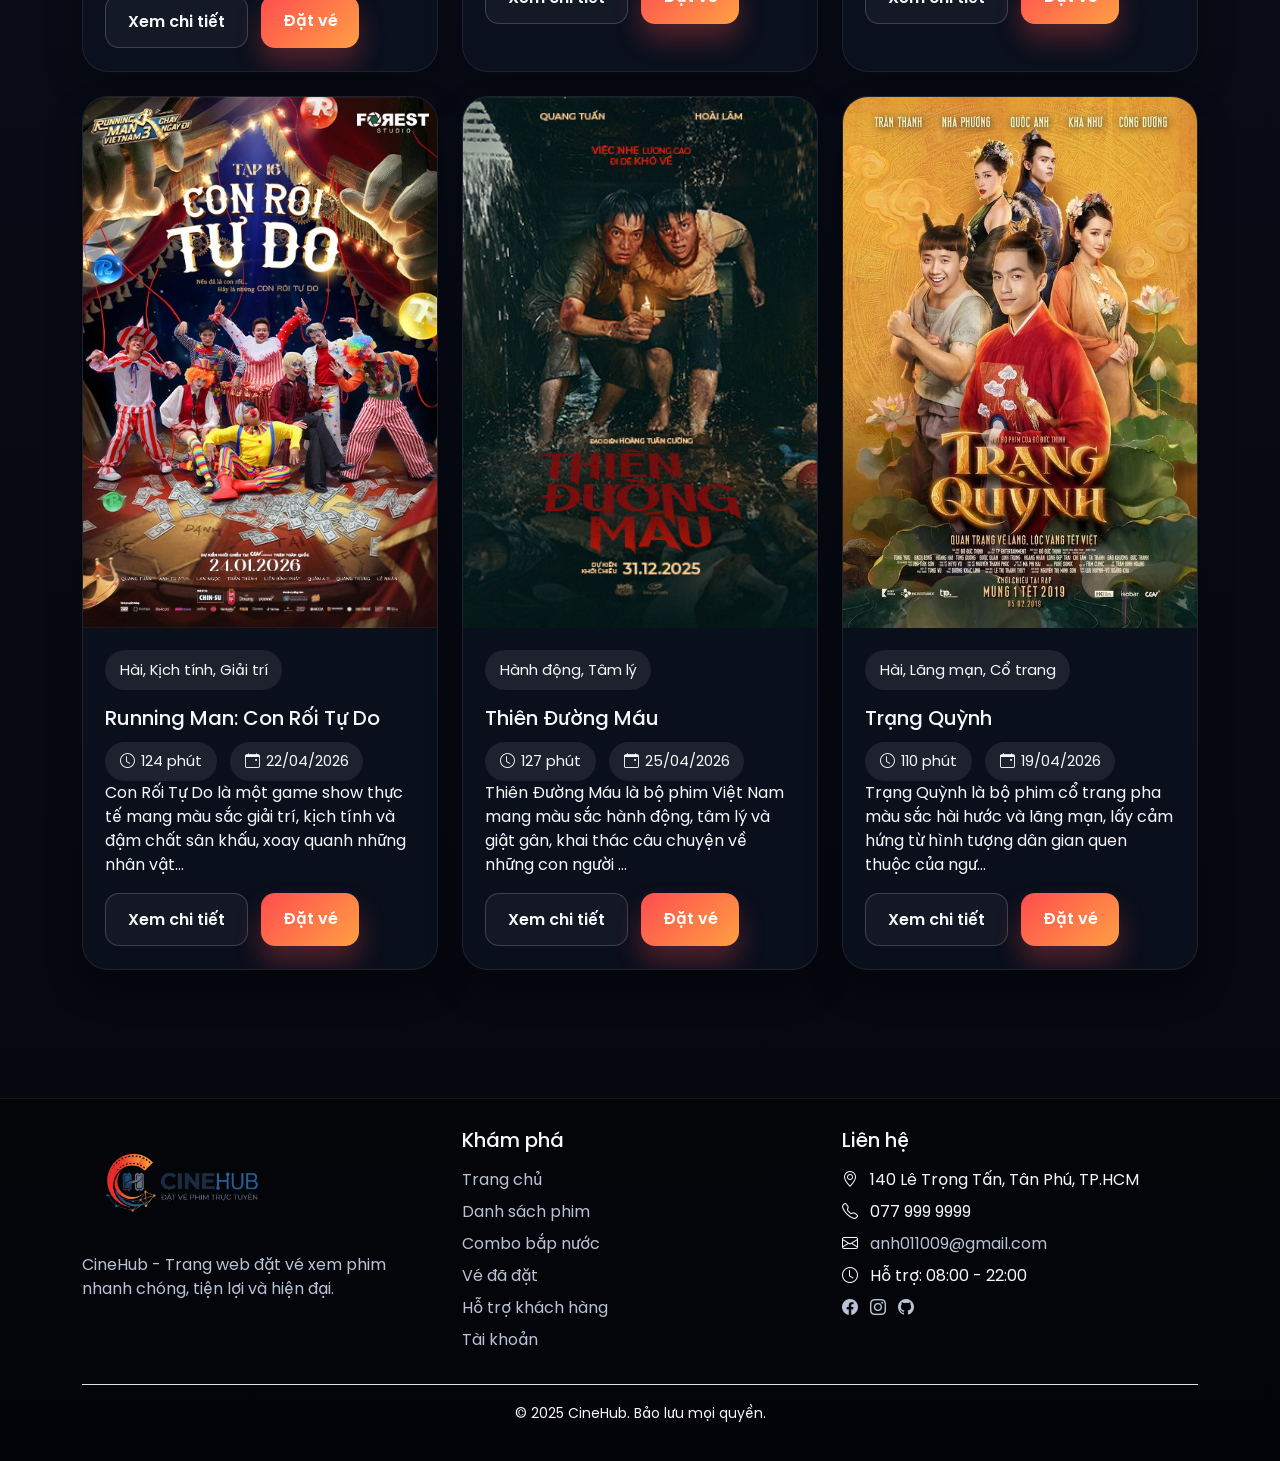
<file: Html/Home.html>
<!DOCTYPE html>
<html lang="vi">
  <head>
    <meta charset="UTF-8" />
    <meta name="viewport" content="width=device-width, initial-scale=1.0" />
    <title>CineHub | Trang chủ</title>
    <link rel="preconnect" href="https://fonts.googleapis.com" />
    <link rel="preconnect" href="https://fonts.gstatic.com" crossorigin />
    <link
      href="https://fonts.googleapis.com/css2?family=Bebas+Neue&family=Be+Vietnam+Pro:wght@300;400;500;600;700&family=Poppins:wght@300;400;500;600;700&display=swap"
      rel="stylesheet"
    />
    <link
      href="https://cdn.jsdelivr.net/npm/bootstrap@5.3.3/dist/css/bootstrap.min.css"
      rel="stylesheet"
    />
    <link
      rel="stylesheet"
      href="https://cdn.jsdelivr.net/npm/bootstrap-icons@1.11.3/font/bootstrap-icons.min.css"
    />
    <link rel="stylesheet" href="../Css/Style.css" />
  </head>
  <body data-page="home">
    <div id="site-header"></div>

    <main>
      <section class="hero-section">
        <div class="container">
          <div id="featured-banner"></div>
        </div>
      </section>

      <section class="section-spacing pt-0">
        <div class="container">
          <div class="section-heading d-flex flex-column flex-md-row justify-content-between gap-3">
            <div>
              <span class="section-subtitle">Đang chiếu</span>
              <h2>Phim nổi bật trong tuần</h2>
            </div>
            <a href="Movies.html" class="btn btn-cine-primary align-self-md-center">Xem tất cả phim</a>
          </div>
          <div class="row g-4" id="home-movies"></div>
        </div>
      </section>
    </main>

    <div id="site-footer"></div>

    <script src="https://cdn.jsdelivr.net/npm/bootstrap@5.3.3/dist/js/bootstrap.bundle.min.js"></script>
    <script src="../Js/Storage.js"></script>
    <script src="../Js/Main.js"></script>
  </body>
</html>
</file>
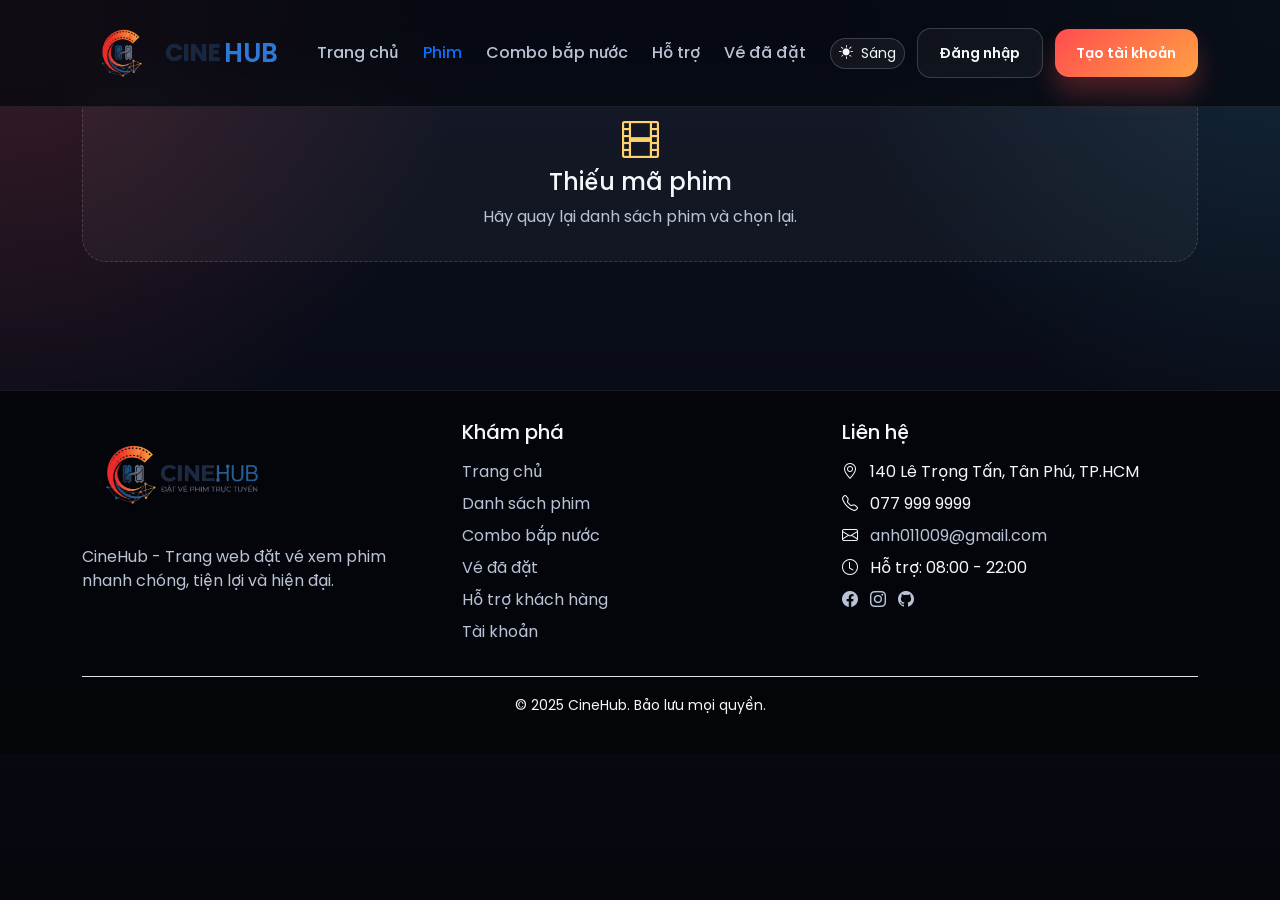
<file: Html/MovieDetail.html>
<!DOCTYPE html>
<html lang="vi">
  <head>
    <meta charset="UTF-8" />
    <meta name="viewport" content="width=device-width, initial-scale=1.0" />
    <title>CineHub | Chi tiết phim</title>
    <link rel="preconnect" href="https://fonts.googleapis.com" />
    <link rel="preconnect" href="https://fonts.gstatic.com" crossorigin />
    <link
      href="https://fonts.googleapis.com/css2?family=Bebas+Neue&family=Be+Vietnam+Pro:wght@300;400;500;600;700&family=Poppins:wght@300;400;500;600;700&display=swap"
      rel="stylesheet"
    />
    <link
      href="https://cdn.jsdelivr.net/npm/bootstrap@5.3.3/dist/css/bootstrap.min.css"
      rel="stylesheet"
    />
    <link
      rel="stylesheet"
      href="https://cdn.jsdelivr.net/npm/bootstrap-icons@1.11.3/font/bootstrap-icons.min.css"
    />
    <link rel="stylesheet" href="../Css/Style.css" />
  </head>
  <body data-page="movies">
    <div id="site-header"></div>

    <main class="section-spacing page-offset">
      <div class="container">
        <div id="movie-detail-content"></div>
      </div>
    </main>

    <div id="site-footer"></div>

    <script src="https://cdn.jsdelivr.net/npm/bootstrap@5.3.3/dist/js/bootstrap.bundle.min.js"></script>
    <script src="../Js/Storage.js"></script>
    <script src="../Js/Main.js"></script>
    <script src="../Js/MovieDetail.js"></script>
  </body>
</html>
</file>
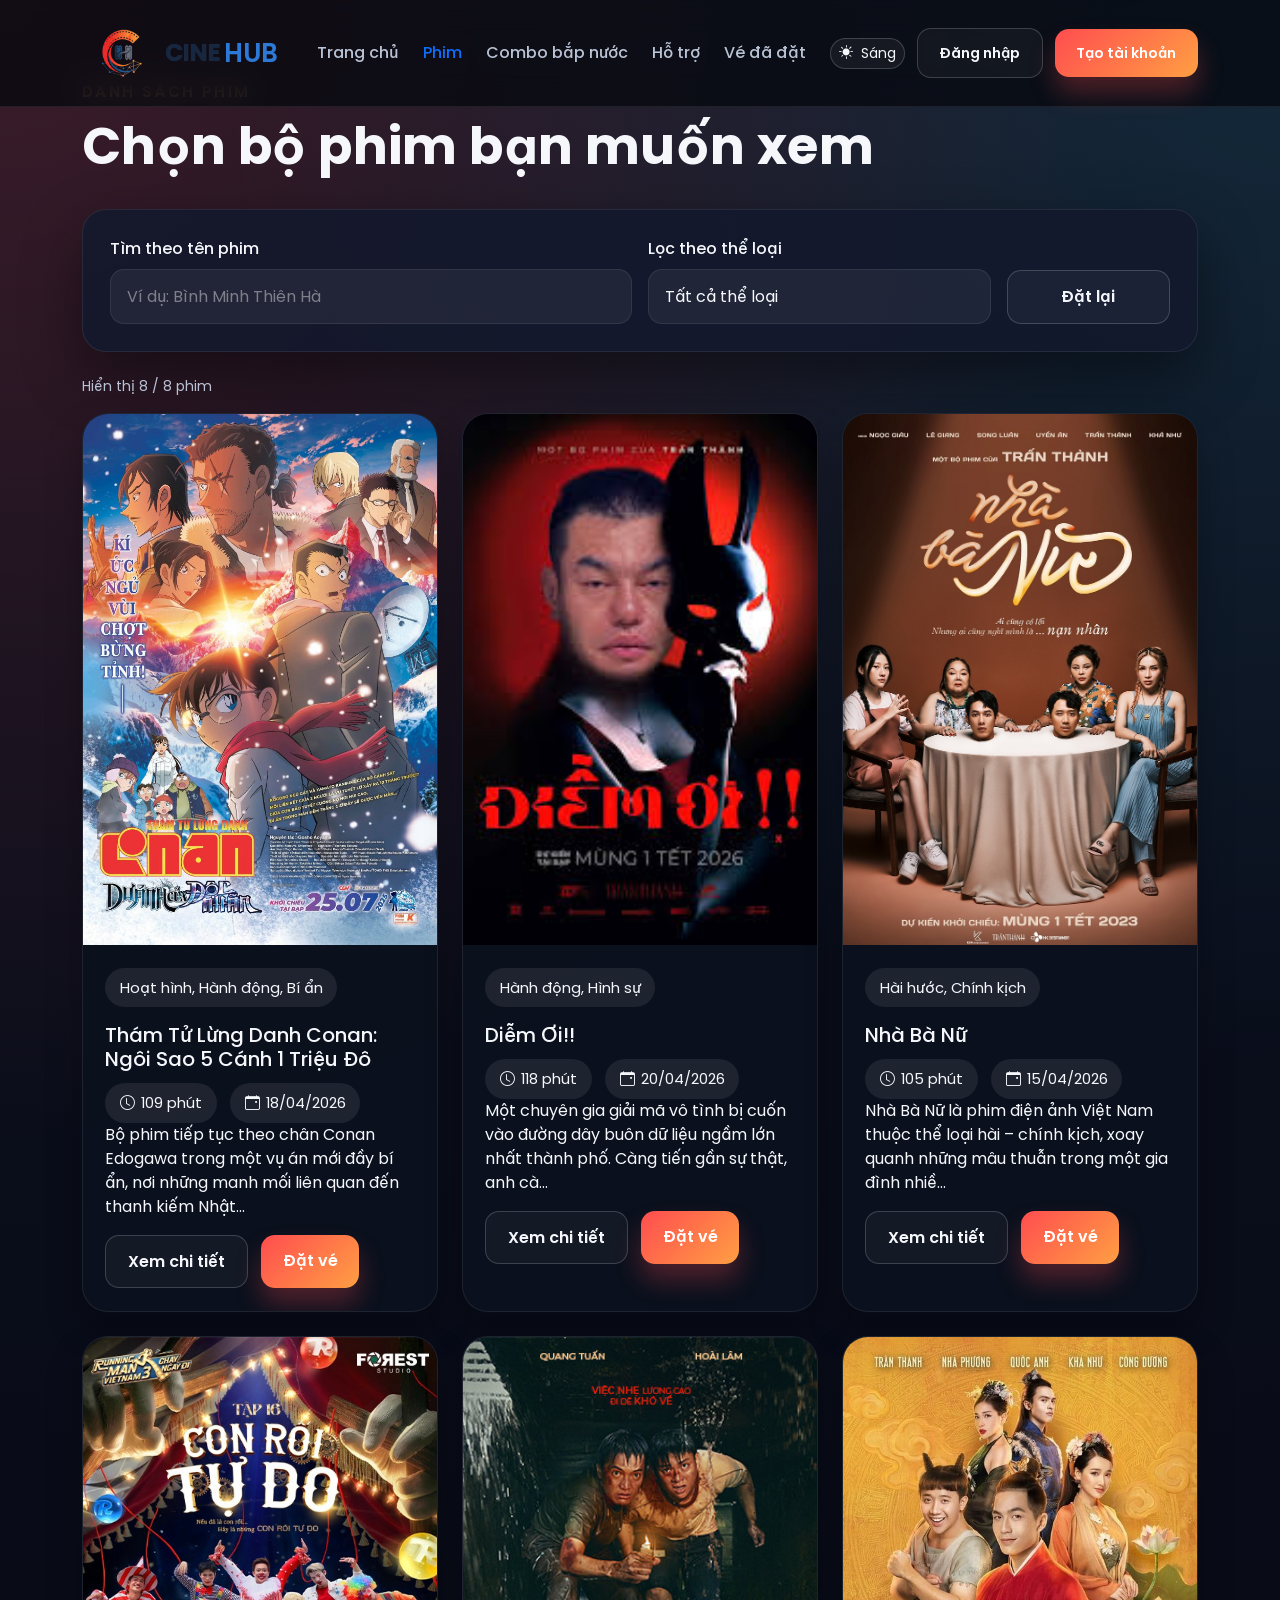
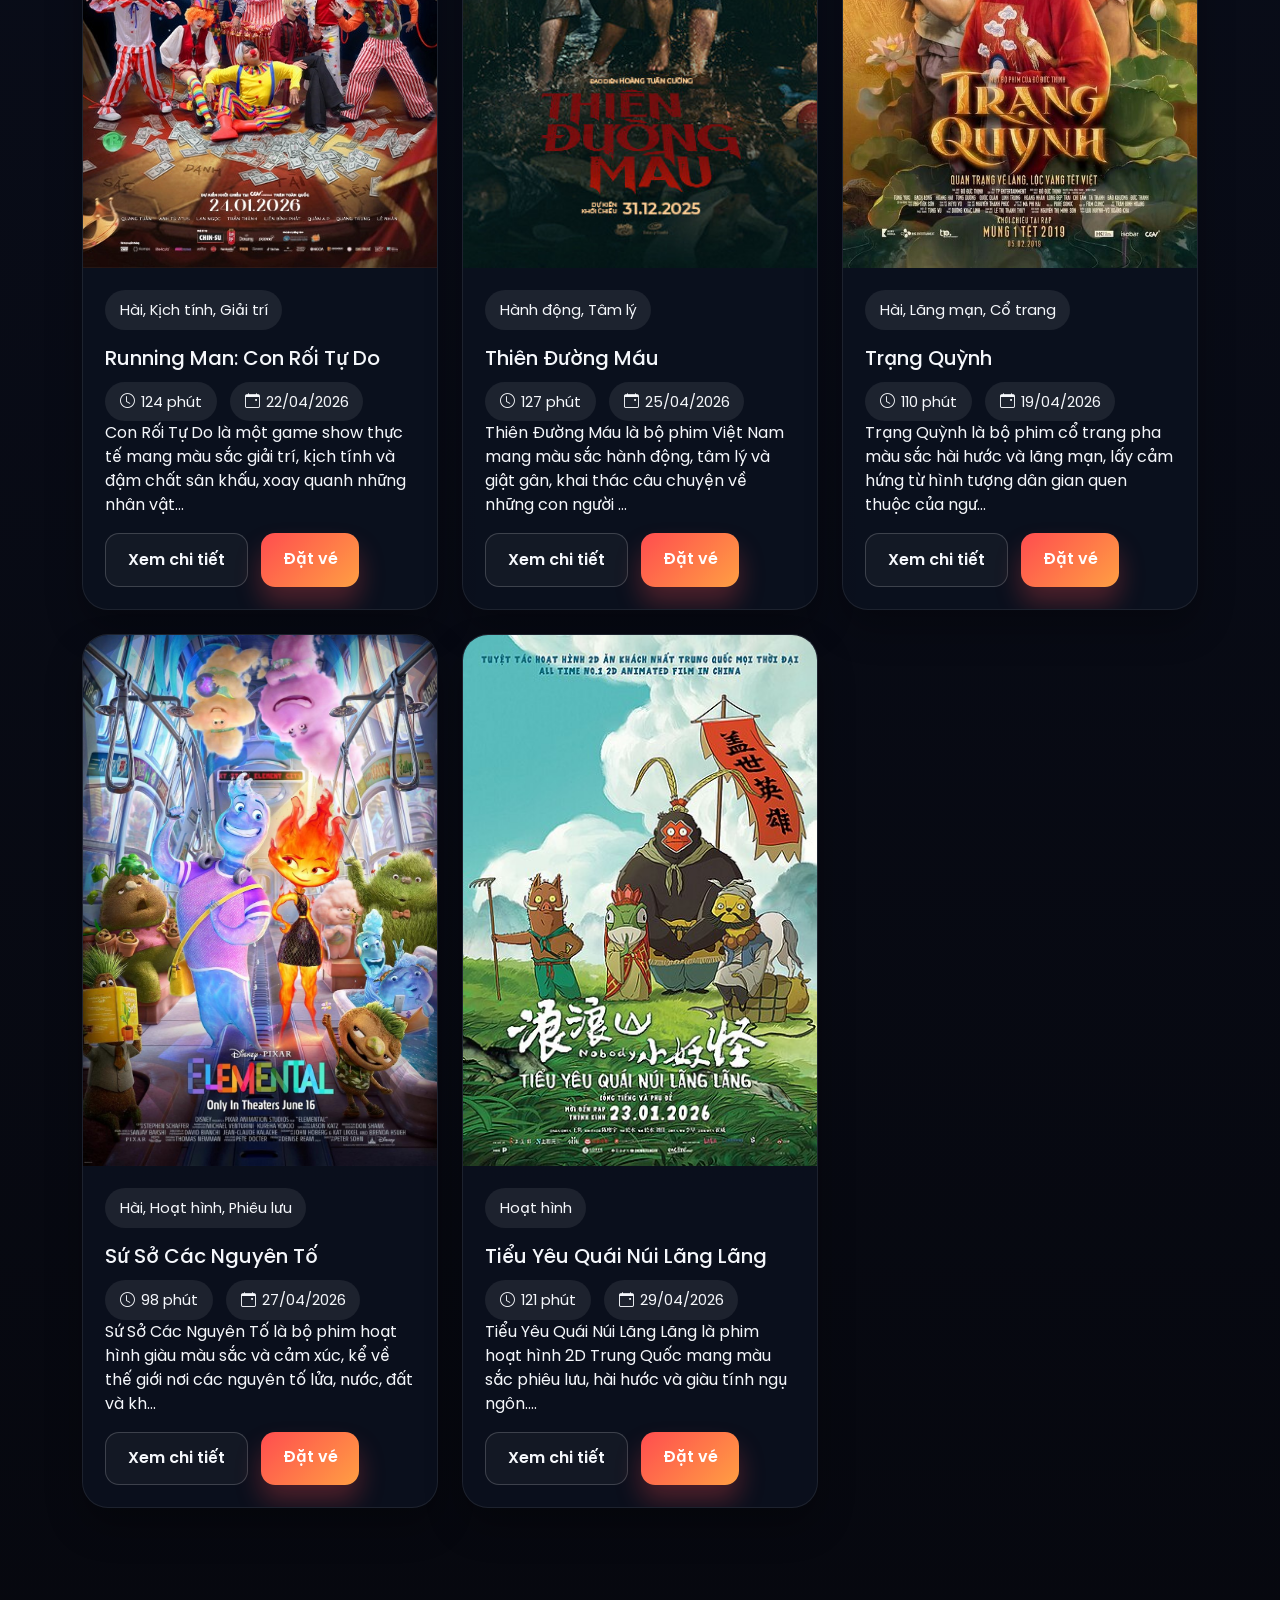
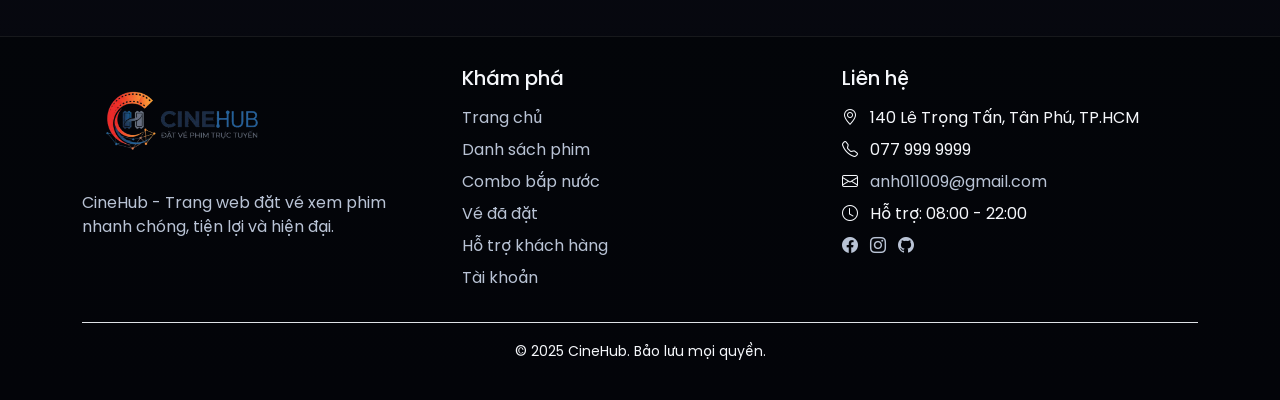
<file: Html/Movies.html>
<!DOCTYPE html>
<html lang="vi">
  <head>
    <meta charset="UTF-8" />
    <meta name="viewport" content="width=device-width, initial-scale=1.0" />
    <title>CineHub | Danh sách phim</title>
    <link rel="preconnect" href="https://fonts.googleapis.com" />
    <link rel="preconnect" href="https://fonts.gstatic.com" crossorigin />
    <link
      href="https://fonts.googleapis.com/css2?family=Bebas+Neue&family=Be+Vietnam+Pro:wght@300;400;500;600;700&family=Poppins:wght@300;400;500;600;700&display=swap"
      rel="stylesheet"
    />
    <link
      href="https://cdn.jsdelivr.net/npm/bootstrap@5.3.3/dist/css/bootstrap.min.css"
      rel="stylesheet"
    />
    <link
      rel="stylesheet"
      href="https://cdn.jsdelivr.net/npm/bootstrap-icons@1.11.3/font/bootstrap-icons.min.css"
    />
    <link rel="stylesheet" href="../Css/Style.css" />
  </head>
  <body data-page="movies">
    <div id="site-header"></div>

    <main class="section-spacing page-offset">
      <div class="container">
        <div class="page-title-block">
          <span class="section-subtitle">Danh sách phim</span>
          <h1>Chọn bộ phim bạn muốn xem</h1>
        </div>

        <div class="filter-panel mb-4">
          <div class="row g-3">
            <div class="col-lg-6">
              <label for="search-input" class="form-label">Tìm theo tên phim</label>
              <input
                type="text"
                class="form-control"
                id="search-input"
                placeholder="Ví dụ: Bình Minh Thiên Hà"
              />
            </div>
            <div class="col-lg-4">
              <label for="genre-filter" class="form-label">Lọc theo thể loại</label>
              <select class="form-select" id="genre-filter">
                <option value="all">Tất cả thể loại</option>
              </select>
            </div>
            <div class="col-lg-2 d-grid">
              <label class="form-label d-none d-lg-block">&nbsp;</label>
              <button id="reset-filter-btn" class="btn btn-cine-outline">Đặt lại</button>
            </div>
          </div>
        </div>

        <div id="movie-count" class="small text-light-emphasis mb-3"></div>
        <div class="row g-4" id="movies-list"></div>
      </div>
    </main>

    <div id="site-footer"></div>

    <script src="https://cdn.jsdelivr.net/npm/bootstrap@5.3.3/dist/js/bootstrap.bundle.min.js"></script>
    <script src="../Js/Storage.js"></script>
    <script src="../Js/Main.js"></script>
    <script src="../Js/Movies.js"></script>
  </body>
</html>
</file>
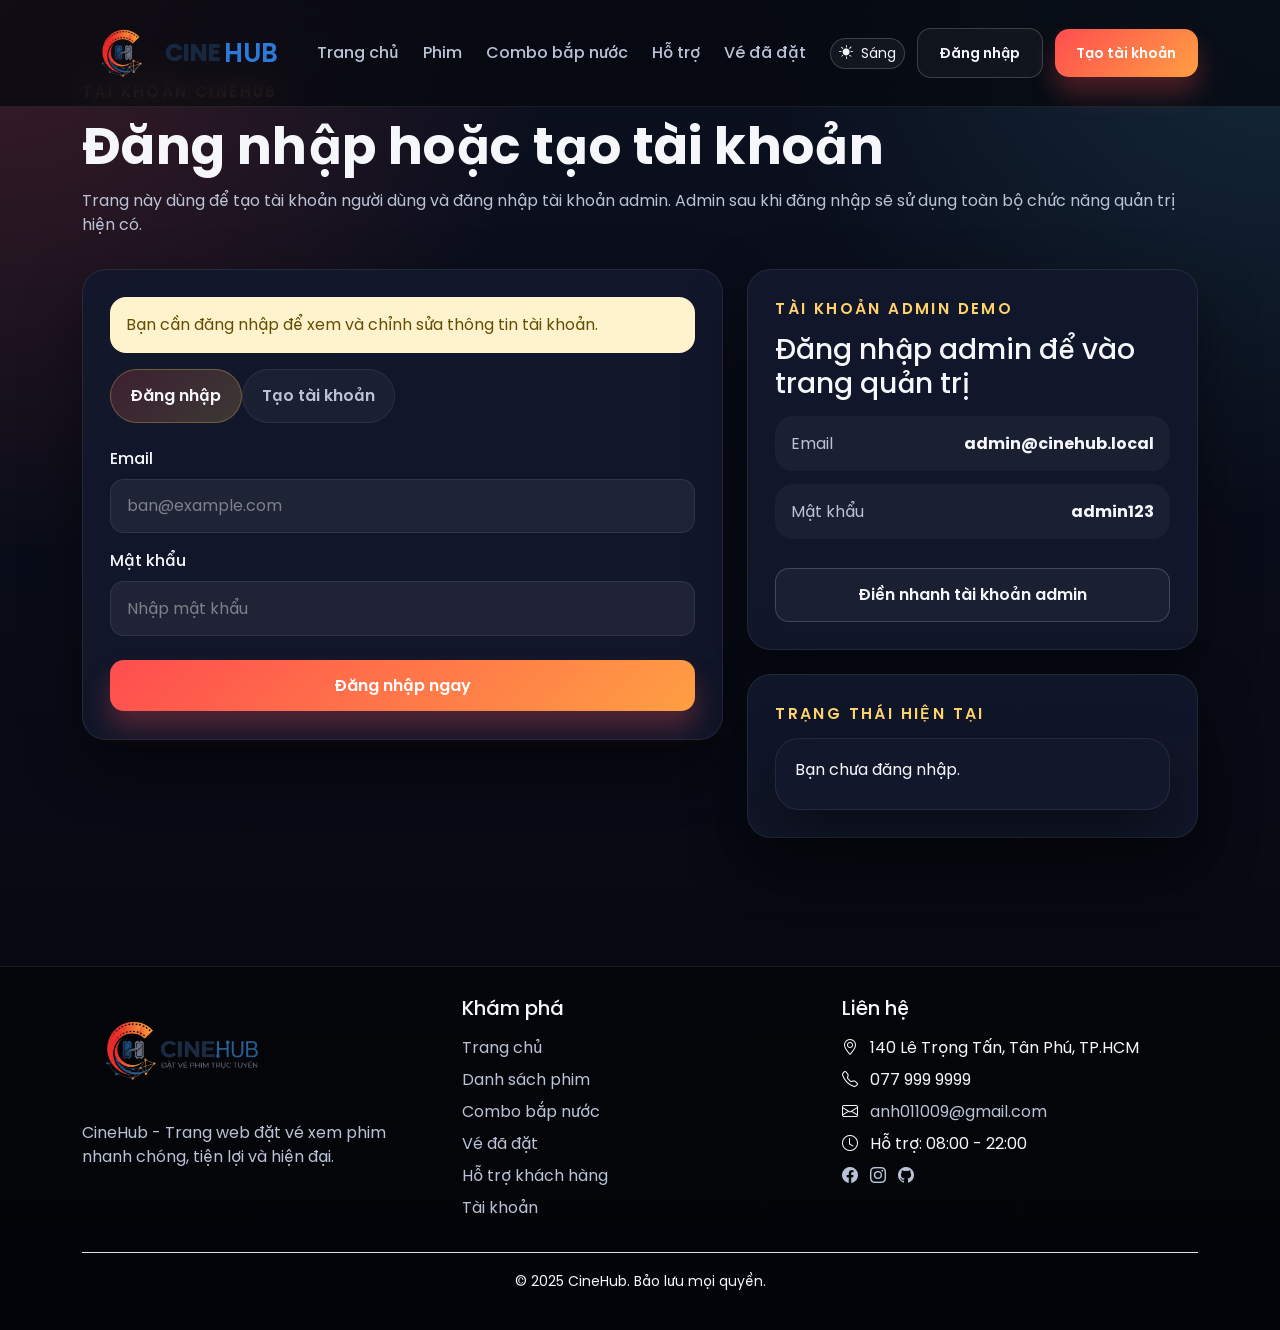
<file: Html/Profile.html>
<!DOCTYPE html>
<html lang="vi">
  <head>
    <meta charset="UTF-8" />
    <meta name="viewport" content="width=device-width, initial-scale=1.0" />
    <title>CineHub | Tài khoản</title>
    <link rel="preconnect" href="https://fonts.googleapis.com" />
    <link rel="preconnect" href="https://fonts.gstatic.com" crossorigin />
    <link
      href="https://fonts.googleapis.com/css2?family=Bebas+Neue&family=Be+Vietnam+Pro:wght@300;400;500;600;700&family=Poppins:wght@300;400;500;600;700&display=swap"
      rel="stylesheet"
    />
    <link
      href="https://cdn.jsdelivr.net/npm/bootstrap@5.3.3/dist/css/bootstrap.min.css"
      rel="stylesheet"
    />
    <link
      rel="stylesheet"
      href="https://cdn.jsdelivr.net/npm/bootstrap-icons@1.11.3/font/bootstrap-icons.min.css"
    />
    <link rel="stylesheet" href="../Css/Style.css" />
  </head>
  <body data-page="profile">
    <div id="site-header"></div>

    <main class="section-spacing page-offset">
      <div class="container">
        <div class="page-title-block">
          <span class="section-subtitle">Tài khoản</span>
          <h1>Hồ sơ cá nhân</h1>
          <p>Cập nhật thông tin tài khoản và đổi mật khẩu đăng nhập của bạn.</p>
        </div>

        <div id="profile-alert"></div>

        <section class="profile-hero mb-4">
          <div class="profile-hero-copy">
            <span class="section-subtitle">Thành viên CineHub</span>
            <h2 id="profile-hero-name">Đang tải thông tin...</h2>
            <p id="profile-hero-email" class="mb-0">Vui lòng chờ trong giây lát.</p>
          </div>
          <div class="profile-stat-grid" id="profile-stat-grid"></div>
        </section>

        <div class="row g-4">
          <div class="col-lg-7">
            <section class="form-panel h-100">
              <div class="d-flex justify-content-between align-items-center mb-3">
                <h2 class="h4 mb-0">Thông tin tài khoản</h2>
                <span class="badge-soft"><i class="bi bi-person-vcard"></i> Hồ sơ</span>
              </div>

              <form id="profile-form" novalidate>
                <div class="row g-3">
                  <div class="col-12">
                    <label for="profile-full-name" class="form-label">Họ và tên</label>
                    <input type="text" class="form-control" id="profile-full-name" required />
                  </div>
                  <div class="col-12">
                    <label for="profile-email" class="form-label">Email</label>
                    <input type="email" class="form-control" id="profile-email" required />
                  </div>
                </div>
                <button type="submit" class="btn btn-cine-primary mt-4">Lưu thay đổi</button>
              </form>
            </section>
          </div>

          <div class="col-lg-5">
            <section class="auth-side-card h-100">
              <div class="d-flex justify-content-between align-items-center mb-3">
                <h2 class="h4 mb-0">Bảo mật</h2>
                <span class="badge-soft"><i class="bi bi-shield-lock"></i> Mật khẩu</span>
              </div>

              <form id="password-form" novalidate>
                <div class="row g-3">
                  <div class="col-12">
                    <label for="current-password" class="form-label">Mật khẩu hiện tại</label>
                    <input type="password" class="form-control" id="current-password" required />
                  </div>
                  <div class="col-12">
                    <label for="new-password" class="form-label">Mật khẩu mới</label>
                    <input type="password" class="form-control" id="new-password" placeholder="Ít nhất 6 ký tự" required />
                  </div>
                  <div class="col-12">
                    <label for="confirm-password" class="form-label">Nhập lại mật khẩu mới</label>
                    <input type="password" class="form-control" id="confirm-password" required />
                  </div>
                </div>
                <button type="submit" class="btn btn-cine-outline mt-4">Đổi mật khẩu</button>
              </form>

              <div class="security-note mt-4">
                <i class="bi bi-info-circle"></i>
                <span>Sau khi đổi email hoặc tên, thông tin tài khoản hiện tại và lịch sử vé sẽ được cập nhật đồng bộ.</span>
              </div>
            </section>
          </div>
        </div>
      </div>
    </main>

    <div id="site-footer"></div>

    <script src="https://cdn.jsdelivr.net/npm/bootstrap@5.3.3/dist/js/bootstrap.bundle.min.js"></script>
    <script src="../Js/Storage.js"></script>
    <script src="../Js/Main.js"></script>
    <script src="../Js/Profile.js"></script>
  </body>
</html>
</file>
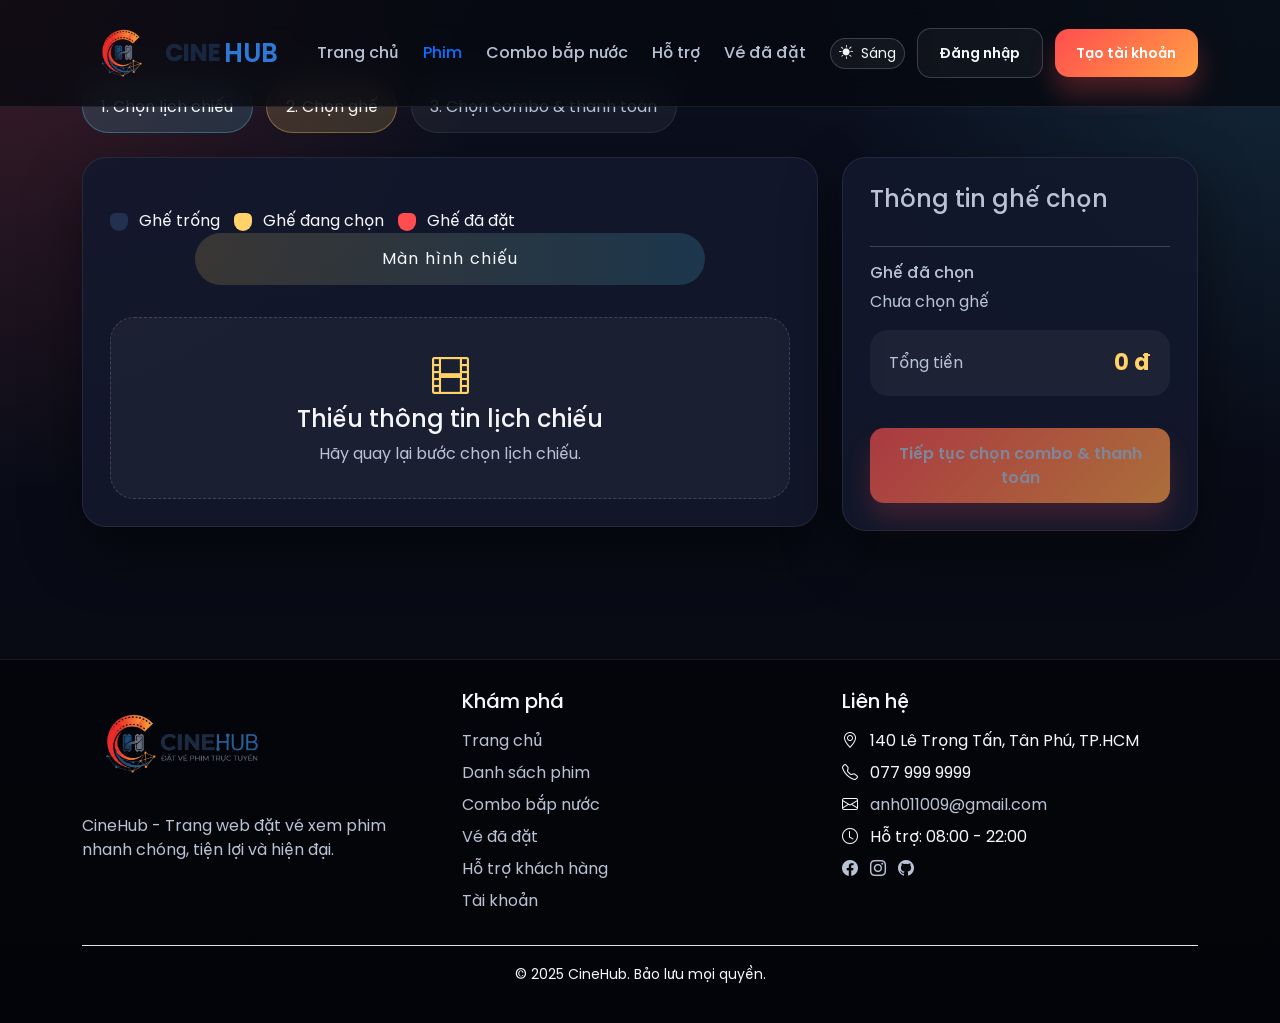
<file: Html/SeatSelection.html>
<!DOCTYPE html>
<html lang="vi">
  <head>
    <meta charset="UTF-8" />
    <meta name="viewport" content="width=device-width, initial-scale=1.0" />
    <title>CineHub | Chọn ghế</title>
    <link rel="preconnect" href="https://fonts.googleapis.com" />
    <link rel="preconnect" href="https://fonts.gstatic.com" crossorigin />
    <link
      href="https://fonts.googleapis.com/css2?family=Bebas+Neue&family=Be+Vietnam+Pro:wght@300;400;500;600;700&family=Poppins:wght@300;400;500;600;700&display=swap"
      rel="stylesheet"
    />
    <link
      href="https://cdn.jsdelivr.net/npm/bootstrap@5.3.3/dist/css/bootstrap.min.css"
      rel="stylesheet"
    />
    <link
      rel="stylesheet"
      href="https://cdn.jsdelivr.net/npm/bootstrap-icons@1.11.3/font/bootstrap-icons.min.css"
    />
    <link rel="stylesheet" href="../Css/Style.css" />
  </head>
  <body data-page="seat-selection">
    <div id="site-header"></div>

    <main class="section-spacing page-offset">
      <div class="container">
        <div class="booking-stepper mb-4">
          <div class="step completed">1. Chọn lịch chiếu</div>
          <div class="step active">2. Chọn ghế</div>
          <div class="step">3. Chọn combo & thanh toán</div>
        </div>

        <div class="row g-4">
          <div class="col-lg-8">
            <div class="seat-panel">
              <div id="seat-movie-summary" class="mb-4"></div>
              <div class="seat-legend">
                <span><i class="seat-sample available"></i> Ghế trống</span>
                <span><i class="seat-sample selected"></i> Ghế đang chọn</span>
                <span><i class="seat-sample booked"></i> Ghế đã đặt</span>
              </div>
              <div class="screen-label">Màn hình chiếu</div>
              <div id="seat-map" class="seat-map"></div>
            </div>
          </div>

          <div class="col-lg-4">
            <div class="summary-card sticky-summary">
              <h2 class="h4 mb-3">Thông tin ghế chọn</h2>
              <div id="selected-showtime" class="summary-list"></div>
              <hr class="border-secondary-subtle" />
              <div class="mb-3">
                <h3 class="h6">Ghế đã chọn</h3>
                <div id="selected-seats" class="selected-seat-tags">Chưa chọn ghế</div>
              </div>
              <div class="total-box">
                <span>Tổng tiền</span>
                <strong id="seat-total-price">0 đ</strong>
              </div>
              <p id="selected-combo-note" class="text-light-emphasis small mt-3 mb-0"></p>
              <button id="confirm-seat-btn" class="btn btn-cine-primary w-100 mt-3" disabled>
                Tiếp tục chọn combo & thanh toán
              </button>
            </div>
          </div>
        </div>
      </div>
    </main>

    <div id="site-footer"></div>

    <script src="https://cdn.jsdelivr.net/npm/bootstrap@5.3.3/dist/js/bootstrap.bundle.min.js"></script>
    <script src="../Js/Storage.js"></script>
    <script src="../Js/Main.js"></script>
    <script src="../Js/SeatSelection.js"></script>
  </body>
</html>
</file>
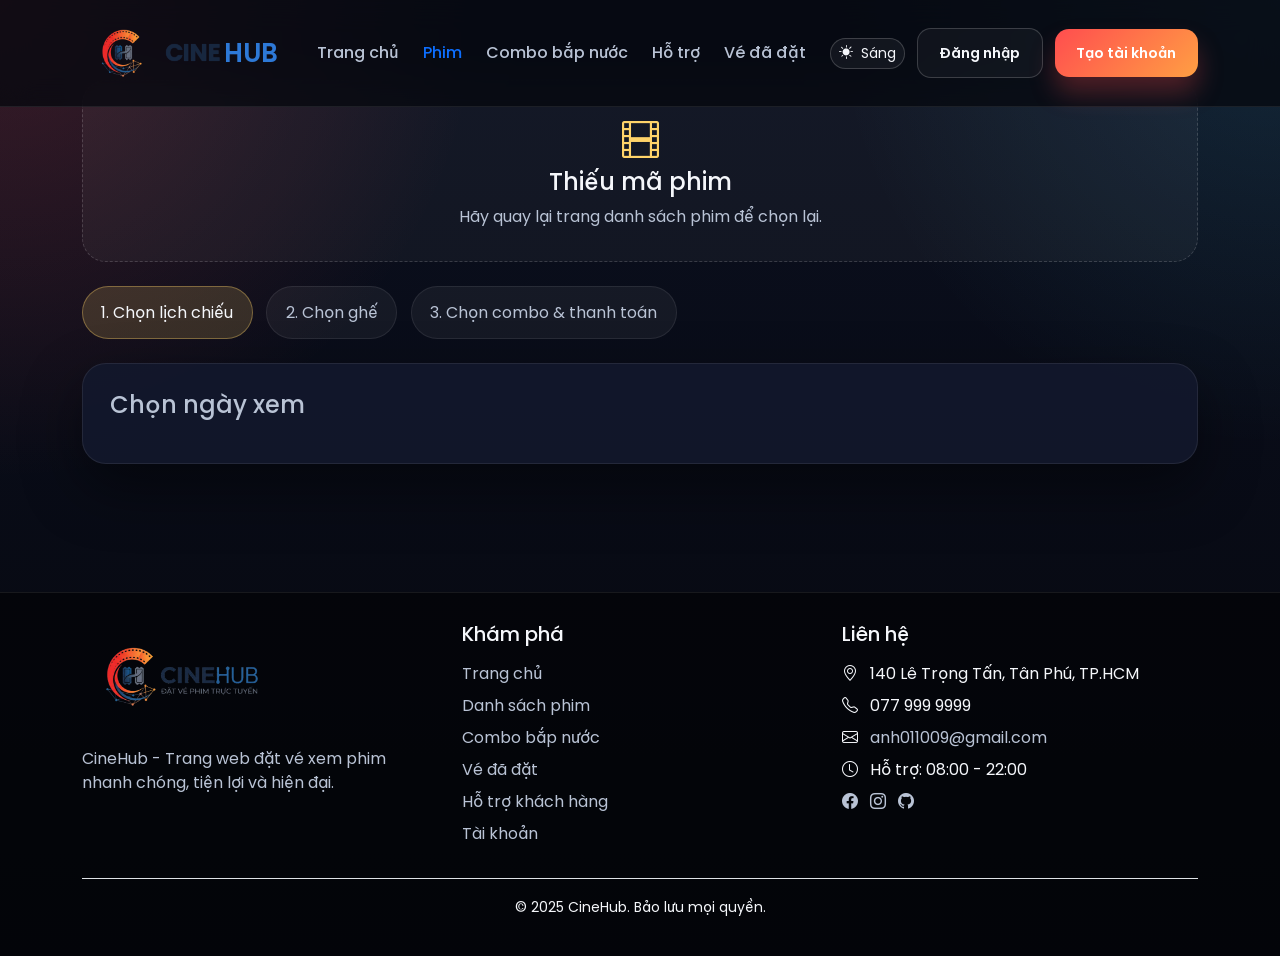
<file: Html/Showtime.html>
<!DOCTYPE html>
<html lang="vi">
  <head>
    <meta charset="UTF-8" />
    <meta name="viewport" content="width=device-width, initial-scale=1.0" />
    <title>CineHub | Chọn lịch chiếu</title>
    <link rel="preconnect" href="https://fonts.googleapis.com" />
    <link rel="preconnect" href="https://fonts.gstatic.com" crossorigin />
    <link
      href="https://fonts.googleapis.com/css2?family=Bebas+Neue&family=Be+Vietnam+Pro:wght@300;400;500;600;700&family=Poppins:wght@300;400;500;600;700&display=swap"
      rel="stylesheet"
    />
    <link
      href="https://cdn.jsdelivr.net/npm/bootstrap@5.3.3/dist/css/bootstrap.min.css"
      rel="stylesheet"
    />
    <link
      rel="stylesheet"
      href="https://cdn.jsdelivr.net/npm/bootstrap-icons@1.11.3/font/bootstrap-icons.min.css"
    />
    <link rel="stylesheet" href="../Css/Style.css" />
  </head>
  <body data-page="showtime">
    <div id="site-header"></div>

    <main class="section-spacing page-offset">
      <div class="container">
        <div id="showtime-banner" class="mb-4"></div>

        <div class="booking-stepper mb-4">
          <div class="step active">1. Chọn lịch chiếu</div>
          <div class="step">2. Chọn ghế</div>
          <div class="step">3. Chọn combo & thanh toán</div>
        </div>

        <div class="filter-panel mb-4">
          <h2 class="h4 mb-3">Chọn ngày xem</h2>
          <div id="date-selector" class="date-selector"></div>
        </div>

        <div class="row g-4" id="showtime-list"></div>
      </div>
    </main>

    <div id="site-footer"></div>

    <script src="https://cdn.jsdelivr.net/npm/bootstrap@5.3.3/dist/js/bootstrap.bundle.min.js"></script>
    <script src="../Js/Storage.js"></script>
    <script src="../Js/Main.js"></script>
    <script src="../Js/Showtime.js"></script>
  </body>
</html>
</file>
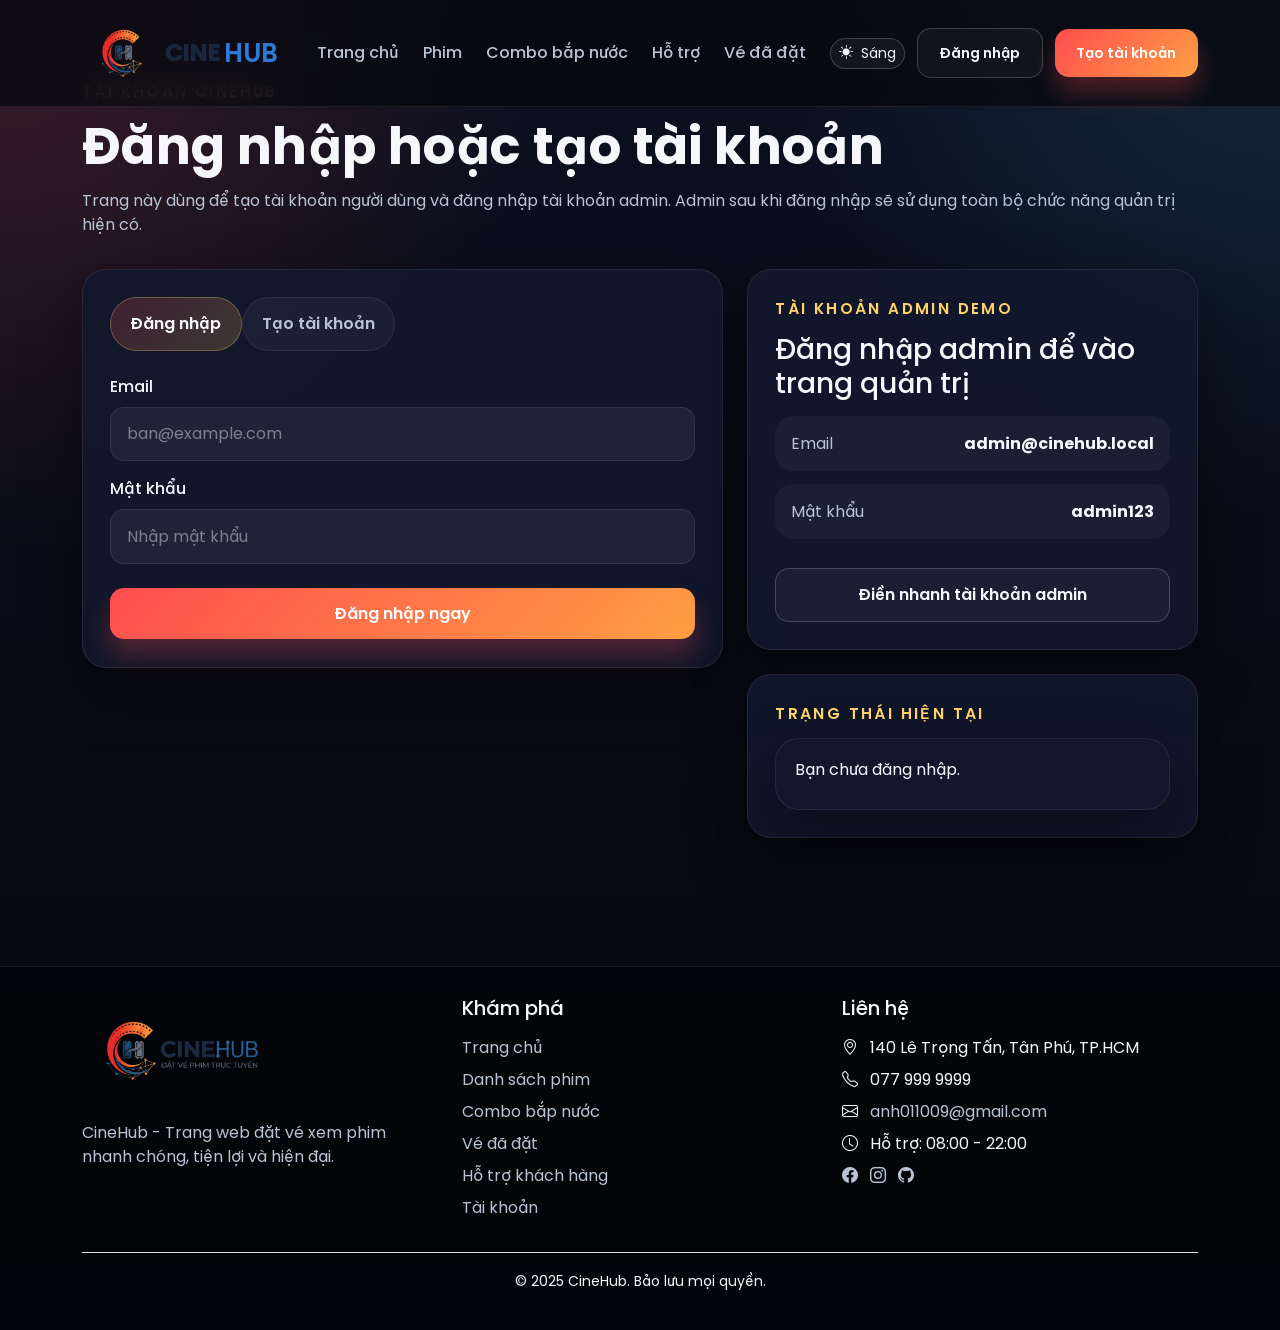
<file: Html/Support.html>
<!DOCTYPE html>
<html lang="vi">
  <head>
    <meta charset="UTF-8" />
    <meta name="viewport" content="width=device-width, initial-scale=1.0" />
    <title>CineHub | Hỗ trợ khách hàng</title>
    <link rel="preconnect" href="https://fonts.googleapis.com" />
    <link rel="preconnect" href="https://fonts.gstatic.com" crossorigin />
    <link
      href="https://fonts.googleapis.com/css2?family=Bebas+Neue&family=Be+Vietnam+Pro:wght@300;400;500;600;700&family=Poppins:wght@300;400;500;600;700&display=swap"
      rel="stylesheet"
    />
    <link
      href="https://cdn.jsdelivr.net/npm/bootstrap@5.3.3/dist/css/bootstrap.min.css"
      rel="stylesheet"
    />
    <link
      rel="stylesheet"
      href="https://cdn.jsdelivr.net/npm/bootstrap-icons@1.11.3/font/bootstrap-icons.min.css"
    />
    <link rel="stylesheet" href="../Css/Style.css" />
  </head>
  <body data-page="support">
    <div id="site-header"></div>

    <main class="section-spacing page-offset">
      <div class="container">
        <div class="page-title-block">
          <span class="section-subtitle">Trung tâm hỗ trợ</span>
          <h1>Hỗ trợ khách hàng</h1>
          <p>Gửi yêu cầu để đội ngũ CineHub hỗ trợ nhanh nhất về vé, thanh toán và tài khoản.</p>
        </div>

        <div id="support-alert"></div>

        <div class="row g-4">
          <div class="col-lg-5">
            <section class="support-info-panel h-100">
              <h2 class="h4 mb-3">Kênh hỗ trợ nhanh</h2>
              <div class="support-contact-list">
                <div class="support-contact-item">
                  <i class="bi bi-telephone"></i>
                  <div>
                    <span>Hotline</span>
                    <strong>077 999 9999</strong>
                  </div>
                </div>
                <div class="support-contact-item">
                  <i class="bi bi-envelope"></i>
                  <div>
                    <span>Email</span>
                    <strong>support@cinehub.local</strong>
                  </div>
                </div>
                <div class="support-contact-item">
                  <i class="bi bi-clock-history"></i>
                  <div>
                    <span>Thời gian hỗ trợ</span>
                    <strong>08:00 - 22:00 mỗi ngày</strong>
                  </div>
                </div>
                <div class="support-contact-item">
                  <i class="bi bi-geo-alt"></i>
                  <div>
                    <span>Văn phòng</span>
                    <strong>140 Lê Trọng Tấn, Tân Phú, TP.HCM</strong>
                  </div>
                </div>
              </div>

              <hr class="border-secondary-subtle my-4" />

              <h3 class="h6 mb-2">Gợi ý khi gửi yêu cầu</h3>
              <ul class="support-tip-list mb-0">
                <li>Nhập đúng mã vé để được hỗ trợ nhanh hơn.</li>
                <li>Mô tả rõ thời điểm và lỗi gặp phải.</li>
                <li>Để lại email/số điện thoại đang dùng đặt vé.</li>
              </ul>
            </section>
          </div>

          <div class="col-lg-7">
            <section class="form-panel">
              <h2 class="h4 mb-3">Gửi yêu cầu hỗ trợ</h2>
              <form id="support-form" novalidate>
                <div class="row g-3">
                  <div class="col-md-6">
                    <label for="support-full-name" class="form-label">Họ và tên</label>
                    <input type="text" class="form-control" id="support-full-name" placeholder="Nguyễn Văn A" required />
                  </div>
                  <div class="col-md-6">
                    <label for="support-email" class="form-label">Email</label>
                    <input type="email" class="form-control" id="support-email" placeholder="ban@example.com" required />
                  </div>
                  <div class="col-md-6">
                    <label for="support-phone" class="form-label">Số điện thoại</label>
                    <input type="tel" class="form-control" id="support-phone" placeholder="09xxxxxxxx" required />
                  </div>
                  <div class="col-md-6">
                    <label for="support-ticket-code" class="form-label">Mã vé (nếu có)</label>
                    <input type="text" class="form-control" id="support-ticket-code" placeholder="VD: VE221676857" />
                  </div>
                  <div class="col-12">
                    <label for="support-subject" class="form-label">Chủ đề</label>
                    <select class="form-select" id="support-subject" required>
                      <option value="">-- Chọn chủ đề --</option>
                      <option value="Vấn đề thanh toán">Vấn đề thanh toán</option>
                      <option value="Không nhận được vé">Không nhận được vé</option>
                      <option value="Sai thông tin suất chiếu">Sai thông tin suất chiếu</option>
                      <option value="Hỗ trợ tài khoản">Hỗ trợ tài khoản</option>
                      <option value="Khác">Khác</option>
                    </select>
                  </div>
                  <div class="col-12">
                    <label for="support-message" class="form-label">Nội dung yêu cầu</label>
                    <textarea
                      class="form-control"
                      id="support-message"
                      rows="5"
                      placeholder="Mô tả chi tiết vấn đề để CineHub hỗ trợ nhanh hơn..."
                      required
                    ></textarea>
                  </div>
                </div>

                <button type="submit" class="btn btn-cine-primary mt-4">Gửi yêu cầu</button>
              </form>
            </section>
          </div>
        </div>

        <section class="support-history-panel mt-4">
          <div class="d-flex flex-wrap justify-content-between gap-2 align-items-center mb-3">
            <h2 class="h5 mb-0">Yêu cầu gần đây của bạn</h2>
            <span class="small text-light-emphasis">Lưu cục bộ trên trình duyệt hiện tại</span>
          </div>
          <div id="support-request-list"></div>
        </section>
      </div>
    </main>

    <div id="site-footer"></div>

    <script src="https://cdn.jsdelivr.net/npm/bootstrap@5.3.3/dist/js/bootstrap.bundle.min.js"></script>
    <script src="../Js/Storage.js"></script>
    <script src="../Js/Main.js"></script>
    <script src="../Js/Support.js"></script>
  </body>
</html>
</file>
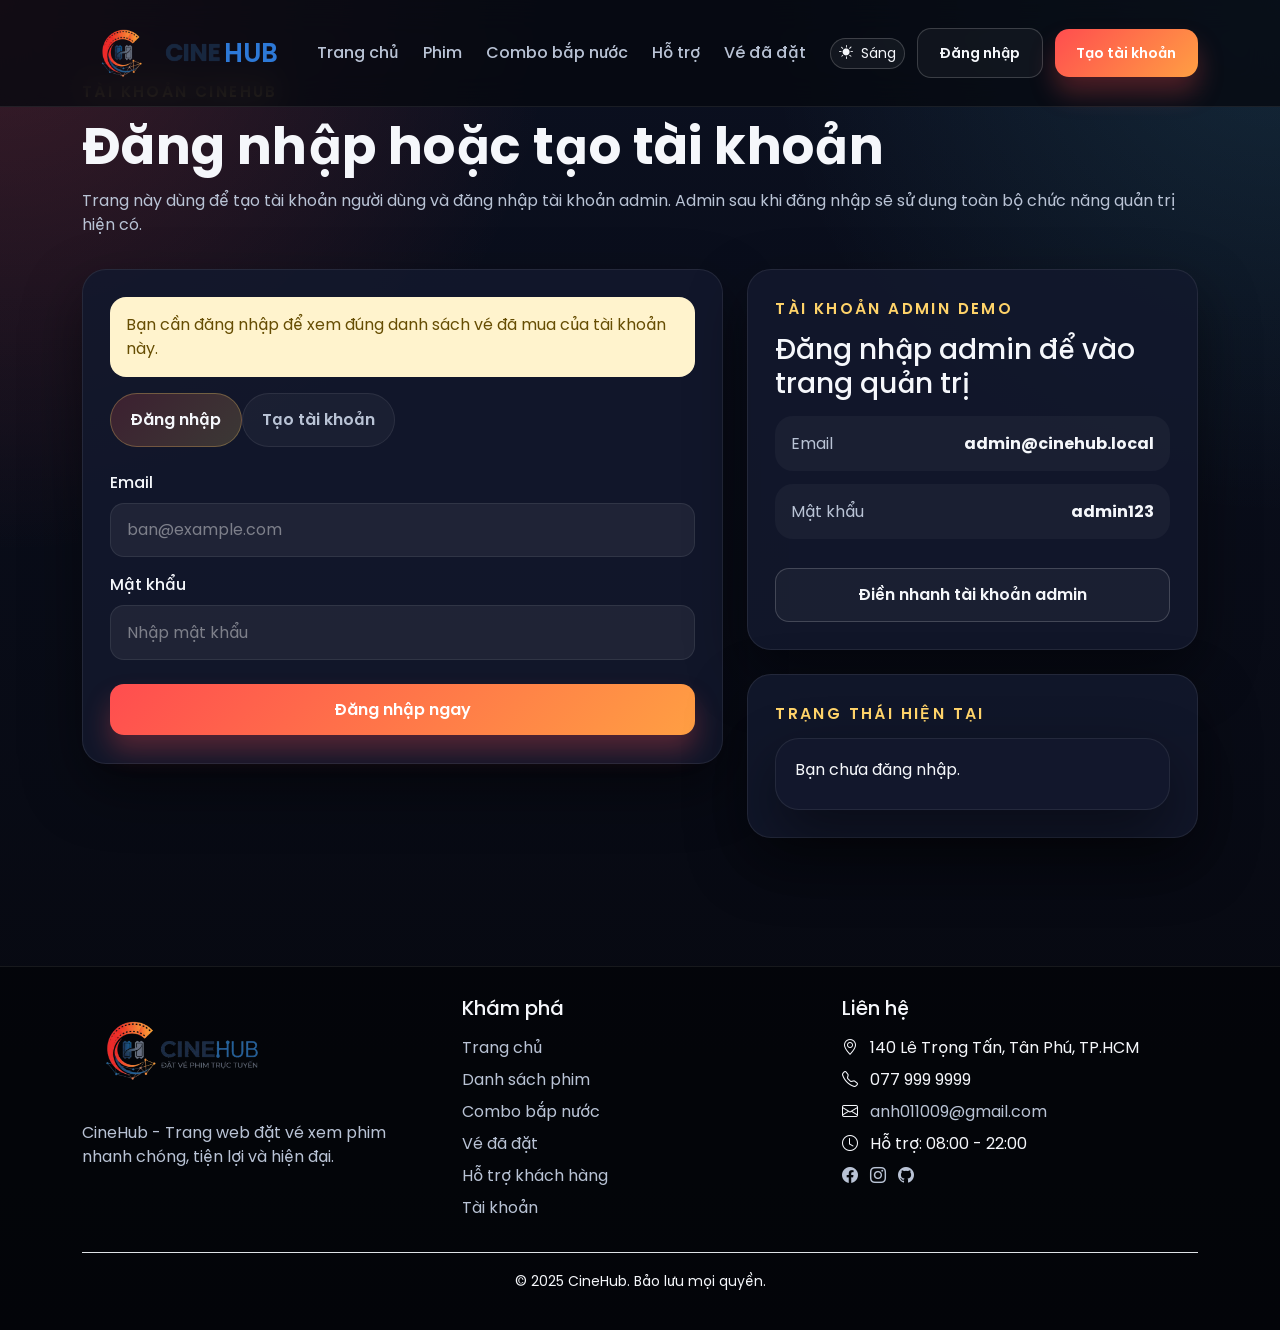
<file: Html/Tickets.html>
<!DOCTYPE html>
<html lang="vi">
  <head>
    <meta charset="UTF-8" />
    <meta name="viewport" content="width=device-width, initial-scale=1.0" />
    <title>CineHub | Vé và combo đã đặt</title>
    <link rel="preconnect" href="https://fonts.googleapis.com" />
    <link rel="preconnect" href="https://fonts.gstatic.com" crossorigin />
    <link
      href="https://fonts.googleapis.com/css2?family=Bebas+Neue&family=Be+Vietnam+Pro:wght@300;400;500;600;700&family=Poppins:wght@300;400;500;600;700&display=swap"
      rel="stylesheet"
    />
    <link
      href="https://cdn.jsdelivr.net/npm/bootstrap@5.3.3/dist/css/bootstrap.min.css"
      rel="stylesheet"
    />
    <link
      rel="stylesheet"
      href="https://cdn.jsdelivr.net/npm/bootstrap-icons@1.11.3/font/bootstrap-icons.min.css"
    />
    <link rel="stylesheet" href="../Css/Style.css" />
  </head>
  <body data-page="tickets">
    <div id="site-header"></div>

    <main class="section-spacing page-offset">
      <div class="container">
        <div class="page-title-block">
          <span class="section-subtitle">Lịch sử đặt vé</span>
          <h1>Vé đã đặt và combo đã đặt</h1>
        </div>

        <div id="tickets-alert"></div>

        <section class="mb-5">
          <div class="d-flex align-items-center gap-2 mb-3">
            <i class="bi bi-ticket-perforated text-warning"></i>
            <h2 class="h4 mb-0">Vé đã đặt</h2>
          </div>

          <div class="table-panel d-none d-lg-block">
            <div class="table-responsive">
              <table class="table table-dark align-middle" id="tickets-table">
                <thead>
                  <tr>
                    <th>Mã vé</th>
                    <th>Khách hàng</th>
                    <th>Phim</th>
                    <th>Suất chiếu</th>
                    <th>Ghế</th>
                    <th>Combo</th>
                    <th>Tổng tiền</th>
                    <th>Ngày đặt</th>
                    <th>Thao tác</th>
                  </tr>
                </thead>
                <tbody id="tickets-table-body"></tbody>
              </table>
            </div>
          </div>

          <div class="row g-4 d-lg-none" id="ticket-card-list"></div>
        </section>

        <section>
          <div class="d-flex align-items-center gap-2 mb-3">
            <i class="bi bi-cup-straw text-warning"></i>
            <h2 class="h4 mb-0">Combo đã đặt riêng</h2>
          </div>

          <div class="table-panel d-none d-lg-block">
            <div class="table-responsive">
              <table class="table table-dark align-middle" id="combo-orders-table">
                <thead>
                  <tr>
                    <th>Mã combo</th>
                    <th>Khách hàng</th>
                    <th>Chi tiết combo</th>
                    <th>Tổng tiền</th>
                    <th>Ngày đặt</th>
                    <th>Thao tác</th>
                  </tr>
                </thead>
                <tbody id="combo-orders-table-body"></tbody>
              </table>
            </div>
          </div>

          <div class="row g-4 d-lg-none" id="combo-order-card-list"></div>
        </section>
      </div>
    </main>

    <div class="modal fade" id="ticket-detail-modal" tabindex="-1" aria-labelledby="ticket-detail-modal-title" aria-hidden="true">
      <div class="modal-dialog modal-dialog-centered">
        <div class="modal-content ticket-detail-modal-content">
          <div class="modal-header border-secondary-subtle">
            <div>
              <h2 class="h5 mb-1" id="ticket-detail-modal-title">Mã vé</h2>
              <p class="mb-0 small ticket-detail-subtitle" id="ticket-detail-modal-subtitle"></p>
            </div>
            <button type="button" class="btn-close" data-bs-dismiss="modal" aria-label="Đóng"></button>
          </div>
          <div class="modal-body">
            <div class="ticket-qr-wrap mb-3">
              <img id="ticket-detail-qr-image" class="ticket-qr-image" src="" alt="QR vé" />
            </div>
            <div id="ticket-detail-info" class="summary-list"></div>
          </div>
        </div>
      </div>
    </div>

    <div id="site-footer"></div>

    <script src="https://cdn.jsdelivr.net/npm/bootstrap@5.3.3/dist/js/bootstrap.bundle.min.js"></script>
    <script src="../Js/Storage.js"></script>
    <script src="../Js/Main.js"></script>
    <script src="../Js/Tickets.js"></script>
  </body>
</html>
</file>
<file: Css/Style.css>
:root {
  --bg-dark: #080b16;
  --bg-deep: #10162a;
  --bg-card: rgba(19, 25, 45, 0.88);
  --border-soft: rgba(255, 255, 255, 0.08);
  --text-main: #f5f7fb;
  --text-muted: #b9c3d5;
  --accent: #ff4d4f;
  --gold: #ffd369;
  --cyan: #59e1ff;
  --shadow-xl: 0 24px 60px rgba(0, 0, 0, 0.45);
  --radius-lg: 24px;
  --page-bg:
    radial-gradient(circle at top left, rgba(255, 77, 79, 0.2), transparent 30%),
    radial-gradient(circle at top right, rgba(89, 225, 255, 0.12), transparent 28%),
    linear-gradient(180deg, #0b1020 0%, #06070d 100%);
  --nav-bg: rgba(6, 8, 15, 0.76);
  --nav-link-active: #0d6efd;
  --hero-overlay:
    linear-gradient(90deg, rgba(6, 9, 17, 0.92) 0%, rgba(6, 9, 17, 0.64) 48%, rgba(6, 9, 17, 0.3) 100%),
    linear-gradient(0deg, rgba(6, 8, 15, 0.82), rgba(6, 8, 15, 0.18));
  --detail-overlay: linear-gradient(90deg, rgba(6, 8, 15, 0.95), rgba(6, 8, 15, 0.35));
  --hero-text: rgba(245, 247, 251, 0.85);
  --surface-soft: rgba(255, 255, 255, 0.04);
  --surface-medium: rgba(255, 255, 255, 0.05);
  --surface-strong: rgba(255, 255, 255, 0.08);
  --surface-card: rgba(12, 17, 31, 0.9);
  --surface-card-alt: rgba(14, 19, 36, 0.88);
  --surface-ticket: rgba(13, 18, 34, 0.9);
  --outline-strong: rgba(255, 255, 255, 0.18);
  --outline-focus: rgba(255, 211, 105, 0.6);
  --outline-dashed: rgba(255, 255, 255, 0.16);
  --input-bg: rgba(255, 255, 255, 0.06);
  --input-bg-focus: rgba(255, 255, 255, 0.08);
  --placeholder: rgba(255, 255, 255, 0.42);
  --gold-soft: rgba(255, 211, 105, 0.15);
  --gold-soft-strong: rgba(255, 211, 105, 0.16);
  --cyan-soft: rgba(89, 225, 255, 0.14);
  --accent-soft: rgba(255, 77, 79, 0.15);
  --accent-strong: rgba(255, 77, 79, 0.45);
  --seat-base: #2c3959;
  --seat-available: #24304f;
  --seat-selected-text: #0b1020;
  --footer-bg: rgba(3, 4, 8, 0.8);
  --table-striped-bg: rgba(255, 255, 255, 0.02);
  --table-hover-bg: rgba(255, 255, 255, 0.04);
  --brand-cine: #17273f;
  --brand-hub: #2d79d7;
  --brand-shadow: 0 0 1px rgba(90, 120, 180, 0.25);
  --select-menu-bg: #141a2d;
  --select-menu-text: #f5f7fb;
  --select-menu-hover: #202945;
}

body[data-theme="light"] {
  --bg-dark: #eef3fb;
  --bg-deep: #ffffff;
  --bg-card: rgba(255, 255, 255, 0.88);
  --border-soft: rgba(19, 34, 56, 0.12);
  --text-main: #15243a;
  --text-muted: #5a6a81;
  --shadow-xl: 0 20px 45px rgba(22, 36, 58, 0.12);
  --page-bg:
    radial-gradient(circle at top left, rgba(255, 77, 79, 0.12), transparent 34%),
    radial-gradient(circle at top right, rgba(89, 225, 255, 0.14), transparent 30%),
    linear-gradient(180deg, #f8fbff 0%, #eaf1fa 100%);
  --nav-bg: rgba(255, 255, 255, 0.78);
  --hero-overlay:
    linear-gradient(90deg, rgba(248, 251, 255, 0.94) 0%, rgba(248, 251, 255, 0.74) 48%, rgba(248, 251, 255, 0.28) 100%),
    linear-gradient(0deg, rgba(234, 241, 250, 0.82), rgba(234, 241, 250, 0.16));
  --detail-overlay: linear-gradient(90deg, rgba(248, 251, 255, 0.96), rgba(248, 251, 255, 0.38));
  --hero-text: rgba(21, 36, 58, 0.78);
  --surface-soft: rgba(19, 34, 56, 0.04);
  --surface-medium: rgba(19, 34, 56, 0.06);
  --surface-strong: rgba(19, 34, 56, 0.08);
  --surface-card: rgba(255, 255, 255, 0.96);
  --surface-card-alt: rgba(255, 255, 255, 0.92);
  --surface-ticket: rgba(255, 255, 255, 0.94);
  --outline-strong: rgba(19, 34, 56, 0.14);
  --outline-focus: rgba(255, 211, 105, 0.5);
  --outline-dashed: rgba(19, 34, 56, 0.18);
  --input-bg: rgba(255, 255, 255, 0.88);
  --input-bg-focus: #ffffff;
  --placeholder: rgba(21, 36, 58, 0.42);
  --gold-soft: rgba(255, 211, 105, 0.2);
  --gold-soft-strong: rgba(255, 211, 105, 0.22);
  --cyan-soft: rgba(89, 225, 255, 0.18);
  --accent-soft: rgba(255, 77, 79, 0.12);
  --accent-strong: rgba(255, 77, 79, 0.3);
  --seat-base: #d8e3f5;
  --seat-available: #c5d4ed;
  --seat-selected-text: #15243a;
  --footer-bg: rgba(255, 255, 255, 0.82);
  --table-striped-bg: rgba(19, 34, 56, 0.03);
  --table-hover-bg: rgba(19, 34, 56, 0.05);
  --brand-cine: #17273f;
  --brand-hub: #2d79d7;
  --brand-shadow: 0 0 1px rgba(90, 120, 180, 0.18);
  --select-menu-bg: #ffffff;
  --select-menu-text: #15243a;
  --select-menu-hover: #eef3fb;
}

* {
  box-sizing: border-box;
}

body {
  margin: 0;
  font-family: "Poppins", "Be Vietnam Pro", "Segoe UI", Tahoma, sans-serif;
  color: var(--text-main);
  background: var(--page-bg);
  min-height: 100vh;
  transition: background 0.25s ease, color 0.25s ease;
}

a {
  color: inherit;
  text-decoration: none;
}

img {
  display: block;
  max-width: 100%;
}

.cine-navbar {
  backdrop-filter: blur(16px);
  background: var(--nav-bg);
  border-bottom: 1px solid var(--border-soft);
}

.navbar-brand.brand-logo {
  display: inline-flex;
  align-items: center;
  gap: 0.65rem;
  font-family: "Bebas Neue", sans-serif;
  font-size: 2rem;
  letter-spacing: 1px;
}

.brand-link {
  display: inline-flex;
  align-items: center;
  gap: 0.2rem;
}

.brand-mark {
  display: inline-grid;
  place-items: center;
  width: 42px;
  height: 42px;
  border-radius: 14px;
  background: linear-gradient(135deg, var(--accent), #ff914d);
  box-shadow: 0 14px 26px rgba(255, 77, 79, 0.35);
}

.cine-navbar .nav-link {
  color: var(--text-muted);
  font-weight: 500;
}

.navbar-nav .nav-link.active {
  color: var(--nav-link-active) !important;
}

.cine-navbar .nav-link.active,
.cine-navbar .nav-link:hover {
  color: var(--text-main);
}

.navbar-auth {
  display: flex;
  align-items: center;
  gap: 0.75rem;
  flex-wrap: wrap;
}

.btn-theme-toggle {
  display: inline-flex;
  align-items: center;
  gap: 0.45rem;
  color: var(--text-main);
  border: 1px solid var(--outline-strong);
  background: var(--surface-medium);
}

.btn-theme-toggle:hover {
  color: var(--text-main);
  border-color: var(--nav-link-active);
  background: var(--surface-strong);
}

.brand-word {
  font-size: 1.5rem;
  text-shadow: var(--brand-shadow);
}

.brand-word-cine {
  font-weight: 700;
  color: var(--brand-cine);
}

.brand-word-hub {
  font-size: 1.6rem;
  font-weight: 600;
  color: var(--brand-hub);
}

.user-pill {
  display: inline-flex;
  align-items: center;
  gap: 0.5rem;
  padding: 0.55rem 0.95rem;
  border-radius: 999px;
  background: var(--surface-strong);
  color: var(--text-main);
  font-size: 0.92rem;
}

.user-pill.admin {
  background: var(--gold-soft);
  color: var(--gold);
}

.page-offset {
  padding-top: 2rem;
}

.section-spacing {
  padding: 5rem 0;
}

.section-subtitle {
  display: inline-block;
  color: var(--gold);
  font-size: 0.95rem;
  font-weight: 600;
  text-transform: uppercase;
  letter-spacing: 0.15rem;
  margin-bottom: 0.75rem;
}

.section-heading h2,
.page-title-block h1,
.hero-content h1,
.movie-detail-banner h1 {
  font-family: "Poppins", "Be Vietnam Pro", "Segoe UI", Tahoma, sans-serif;
  font-weight: 700;
  letter-spacing: 0.4px;
}

.section-heading h2,
.page-title-block h1 {
  font-size: clamp(2.5rem, 4vw, 4rem);
  margin-bottom: 0.75rem;
}

.section-heading p,
.page-title-block p,
.info-card p,
.promo-panel p,
.detail-description,
.showtime-card p,
.summary-card,
.summary-list,
.form-panel,
.filter-panel,
.table-panel,
.site-footer p,
.site-footer a,
.text-light-emphasis {
  color: var(--text-muted) !important;
}

.page-title-block {
  margin-bottom: 2rem;
}

.hero-section {
  padding: 7rem 0 2rem;
}

.hero-banner {
  position: relative;
  overflow: hidden;
  border-radius: 32px;
  background-size: cover;
  background-position: center;
  min-height: 520px;
  box-shadow: var(--shadow-xl);
}

.hero-banner::before {
  content: "";
  position: absolute;
  inset: 0;
  background: var(--hero-overlay);
}

.hero-content {
  position: relative;
  z-index: 1;
  padding: clamp(2rem, 5vw, 4rem);
  max-width: 640px;
}

.hero-content h1 {
  font-size: clamp(3.6rem, 7vw, 6rem);
  line-height: 0.95;
  margin-bottom: 1rem;
}

.hero-content p {
  color: var(--hero-text);
  margin-bottom: 1.75rem;
}

.hero-meta,
.meta-row,
.seat-legend,
.selected-seat-tags,
.movie-card .btn-group-custom,
.booking-stepper,
.date-selector {
  display: flex;
  flex-wrap: wrap;
  gap: 0.85rem;
}

.hero-meta span,
.badge-soft,
.meta-chip {
  display: inline-flex;
  align-items: center;
  gap: 0.4rem;
  padding: 0.55rem 0.9rem;
  border-radius: 999px;
  background: var(--surface-strong);
  color: var(--text-main);
  font-size: 0.92rem;
}

.btn-cine-primary,
.btn-cine-outline {
  border-radius: 14px;
  padding: 0.85rem 1.35rem;
  font-weight: 600;
  transition: transform 0.25s ease, box-shadow 0.25s ease, background 0.25s ease;
}

.btn-cine-primary {
  color: #fff;
  background: linear-gradient(135deg, var(--accent), #ff9f43);
  border: none;
  box-shadow: 0 16px 26px rgba(255, 77, 79, 0.28);
}

.btn-cine-primary:hover {
  color: #fff;
  transform: translateY(-2px);
  box-shadow: 0 20px 28px rgba(255, 77, 79, 0.34);
}

.btn-cine-outline {
  color: var(--text-main);
  border: 1px solid var(--outline-strong);
  background: var(--surface-soft);
}

.btn-cine-outline:hover {
  color: var(--text-main);
  border-color: var(--nav-link-active);
  transform: translateY(-2px);
}

.info-card,
.promo-panel,
.filter-panel,
.seat-panel,
.summary-card,
.form-panel,
.table-panel,
.detail-panel {
  background: var(--bg-card);
  border: 1px solid var(--border-soft);
  border-radius: var(--radius-lg);
  box-shadow: var(--shadow-xl);
}

.info-card,
.promo-panel,
.filter-panel,
.seat-panel,
.summary-card,
.form-panel,
.table-panel,
.detail-panel {
  padding: 1.7rem;
}

.info-card {
  height: 100%;
}

.info-card h3,
.movie-card h3 {
  color: var(--text-main);
}

.info-icon {
  width: 56px;
  height: 56px;
  display: inline-grid;
  place-items: center;
  border-radius: 16px;
  background: var(--gold-soft);
  color: var(--gold);
  font-size: 1.5rem;
}

.stats-grid {
  display: grid;
  grid-template-columns: repeat(2, 1fr);
  gap: 1rem;
}

.stat-box {
  padding: 1.5rem;
  border-radius: 22px;
  background: var(--surface-soft);
  border: 1px solid var(--border-soft);
}

.stat-box strong {
  display: block;
  font-size: 1.65rem;
  color: var(--gold);
}

.movie-card {
  height: 100%;
  overflow: hidden;
  border: 1px solid var(--border-soft);
  border-radius: 26px;
  background: var(--surface-card);
  transition: transform 0.28s ease, box-shadow 0.28s ease;
  box-shadow: 0 18px 36px rgba(0, 0, 0, 0.28);
}

.movie-card:hover {
  transform: translateY(-8px);
  box-shadow: 0 26px 52px rgba(0, 0, 0, 0.34);
}

.movie-card .card-image {
  aspect-ratio: 2 / 3;
  overflow: hidden;
}

.movie-card .card-image img {
  width: 100%;
  height: 100%;
  object-fit: cover;
}

.movie-card .card-body {
  padding: 1.4rem;
}

.movie-card h3 {
  font-size: 1.25rem;
  margin-bottom: 0.75rem;
}

.movie-meta-list {
  display: grid;
  gap: 1rem;
  margin: 1.5rem 0;
}

.movie-meta-list div {
  padding: 1rem 1.15rem;
  border-radius: 18px;
  background: var(--surface-soft);
}

.movie-meta-list strong {
  display: block;
  color: var(--text-main);
  margin-bottom: 0.25rem;
}

.movie-detail-banner {
  overflow: hidden;
  border-radius: 30px;
  min-height: 300px;
  background-size: cover;
  background-position: center;
  position: relative;
  box-shadow: var(--shadow-xl);
}

.movie-detail-banner::before {
  content: "";
  position: absolute;
  inset: 0;
  background: var(--detail-overlay);
}

.movie-detail-banner .overlay-content {
  position: relative;
  z-index: 1;
  padding: 2.5rem;
  max-width: 780px;
}

.movie-detail-banner h1 {
  font-size: clamp(3rem, 5vw, 4.8rem);
  margin-bottom: 1rem;
}

.detail-layout {
  margin-top: 2rem;
}

.detail-poster {
  width: 100%;
  border-radius: 24px;
  box-shadow: var(--shadow-xl);
}

.video-frame {
  overflow: hidden;
  border-radius: 24px;
  border: 1px solid var(--border-soft);
  aspect-ratio: 16 / 9;
}

.video-frame iframe {
  width: 100%;
  height: 100%;
  border: none;
}

.form-control,
.form-select {
  border-radius: 14px;
  padding: 0.9rem 1rem;
  background: var(--input-bg);
  border: 1px solid var(--border-soft);
  color: var(--text-main);
}

.form-control:focus,
.form-select:focus {
  background: var(--input-bg-focus);
  color: var(--text-main);
  border-color: var(--outline-focus);
  box-shadow: 0 0 0 0.2rem rgba(255, 211, 105, 0.12);
}

.form-select option,
.form-select optgroup {
  background: var(--select-menu-bg);
  color: var(--select-menu-text);
}

.form-select option:checked,
.form-select option:hover,
.form-select option:focus {
  background: var(--select-menu-hover);
  color: var(--select-menu-text);
}

.form-control::placeholder {
  color: var(--placeholder);
}

.form-label {
  color: var(--text-main);
  font-weight: 500;
}

.date-chip {
  min-width: 170px;
  border: 1px solid var(--border-soft);
  border-radius: 18px;
  padding: 1rem 1.1rem;
  background: var(--surface-soft);
  cursor: pointer;
  transition: transform 0.25s ease, border-color 0.25s ease, background 0.25s ease;
}

.date-chip.active {
  background: var(--accent-soft);
  border-color: var(--accent-strong);
  transform: translateY(-2px);
}

.date-chip small {
  display: block;
  color: var(--text-muted);
}

.showtime-card {
  height: 100%;
  border-radius: 24px;
  padding: 1.5rem;
  background: var(--surface-card-alt);
  border: 1px solid var(--border-soft);
  box-shadow: 0 16px 36px rgba(0, 0, 0, 0.25);
}

.showtime-time {
  font-size: 2rem;
  font-weight: 700;
  color: var(--gold);
}

.booking-stepper .step {
  padding: 0.85rem 1.15rem;
  border-radius: 999px;
  background: var(--surface-medium);
  color: var(--text-muted);
  border: 1px solid var(--border-soft);
}

.booking-stepper .step.active {
  color: var(--text-main);
  background: var(--gold-soft-strong);
  border-color: rgba(255, 211, 105, 0.35);
}

.booking-stepper .step.completed {
  color: var(--text-main);
  background: var(--cyan-soft);
  border-color: rgba(89, 225, 255, 0.3);
}

.seat-sample {
  width: 18px;
  height: 18px;
  display: inline-block;
  border-radius: 6px 6px 10px 10px;
  margin-right: 0.45rem;
  vertical-align: middle;
}

.seat-sample.available {
  background: var(--seat-available);
}

.seat-sample.selected {
  background: var(--gold);
}

.seat-sample.booked {
  background: var(--accent);
}

.screen-label {
  text-align: center;
  padding: 0.85rem;
  margin: 0 auto 2rem;
  max-width: 75%;
  border-radius: 999px;
  background: linear-gradient(90deg, rgba(255, 211, 105, 0.16), rgba(89, 225, 255, 0.16));
  color: var(--text-main);
  letter-spacing: 0.08rem;
}

.seat-map {
  display: grid;
  gap: 0.95rem;
}

.seat-row {
  display: grid;
  grid-template-columns: 32px repeat(8, 1fr);
  gap: 0.65rem;
  align-items: center;
}

.row-label {
  color: var(--gold);
  font-weight: 600;
}

.seat {
  height: 42px;
  border: 0;
  border-radius: 12px 12px 16px 16px;
  background: var(--seat-base);
  color: var(--text-main);
  font-weight: 600;
  transition: transform 0.2s ease, background 0.2s ease;
}

.seat:hover:not(.booked) {
  transform: translateY(-2px);
}

.seat.selected {
  background: var(--gold);
  color: var(--seat-selected-text);
}

.seat.booked {
  background: var(--accent);
  cursor: not-allowed;
  opacity: 0.82;
}

.summary-list {
  display: grid;
  gap: 0.75rem;
}

.summary-item,
.total-box {
  display: flex;
  justify-content: space-between;
  gap: 1rem;
}

.selected-seat-tags span {
  padding: 0.45rem 0.8rem;
  border-radius: 999px;
  background: var(--gold-soft);
  color: var(--gold);
}

.total-box {
  align-items: center;
  padding: 1rem 1.15rem;
  border-radius: 18px;
  background: var(--surface-medium);
}

.total-box strong {
  font-size: 1.4rem;
  color: var(--gold);
}

.sticky-summary {
  position: sticky;
  top: 110px;
}

.ticket-card {
  padding: 1.35rem;
  border-radius: 24px;
  background: var(--surface-ticket);
  border: 1px solid var(--border-soft);
  height: 100%;
}

.ticket-highlight {
  border: 1px solid rgba(255, 211, 105, 0.36);
  box-shadow: 0 0 0 1px rgba(255, 211, 105, 0.12), var(--shadow-xl);
}

.ticket-action-group {
  display: flex;
  flex-wrap: wrap;
  gap: 0.45rem;
}

.ticket-detail-modal-content {
  background: var(--bg-card);
  border: 1px solid var(--border-soft);
  color: var(--text-main);
  border-radius: var(--radius-lg);
}

.ticket-detail-subtitle {
  color: var(--text-muted);
}

.ticket-qr-wrap {
  max-width: 230px;
  margin: 0 auto;
  padding: 0.9rem;
  border-radius: 18px;
  background: #ffffff;
}

.ticket-qr-image {
  width: 100%;
  aspect-ratio: 1 / 1;
  object-fit: contain;
}

.ticket-detail-modal-content .summary-item {
  padding: 0.35rem 0;
  border-bottom: 1px dashed var(--border-soft);
}

.ticket-detail-modal-content .summary-item:last-child {
  border-bottom: 0;
}

body[data-theme="dark"] .ticket-detail-modal-content .btn-close {
  filter: invert(1) grayscale(1);
}

.support-info-panel,
.support-history-panel {
  background: var(--bg-card);
  border: 1px solid var(--border-soft);
  border-radius: var(--radius-lg);
  box-shadow: var(--shadow-xl);
  padding: 1.7rem;
}

.support-contact-list {
  display: grid;
  gap: 0.85rem;
}

.support-contact-item {
  display: flex;
  gap: 0.8rem;
  align-items: flex-start;
  padding: 0.85rem 1rem;
  border-radius: 16px;
  background: var(--surface-soft);
  border: 1px solid var(--border-soft);
}

.support-contact-item i {
  color: var(--gold);
  font-size: 1.1rem;
  margin-top: 0.15rem;
}

.support-contact-item span {
  display: block;
  color: var(--text-muted);
  font-size: 0.9rem;
}

.support-contact-item strong {
  color: var(--text-main);
}

.support-tip-list {
  margin: 0;
  padding-left: 1.1rem;
  color: var(--text-muted);
}

.support-tip-list li + li {
  margin-top: 0.35rem;
}

.support-request-item {
  padding: 1rem 1.1rem;
  border-radius: 18px;
  border: 1px solid var(--border-soft);
  background: var(--surface-soft);
}

.support-request-item + .support-request-item {
  margin-top: 0.85rem;
}

.support-request-head {
  display: flex;
  justify-content: space-between;
  gap: 0.8rem;
  align-items: center;
  margin-bottom: 0.65rem;
}

.table-dark {
  color: var(--text-main);
  --bs-table-color: var(--text-main);
  --bs-table-color-state: var(--text-main);
  --bs-table-color-type: var(--text-main);
  --bs-table-bg: transparent;
  --bs-table-striped-bg: var(--table-striped-bg);
  --bs-table-hover-bg: var(--table-hover-bg);
  --bs-table-border-color: var(--border-soft);
}

.table-dark > :not(caption) > * > * {
  color: var(--text-main);
  background-color: transparent;
}

.table-dark thead th {
  color: var(--text-main);
}

.table-dark tbody td,
.table-dark tbody th,
.table-dark strong {
  color: var(--text-main);
}

.empty-state {
  padding: 2rem;
  border-radius: 24px;
  text-align: center;
  background: var(--surface-soft);
  border: 1px dashed var(--outline-dashed);
}

.empty-state h3 {
  color: var(--text-main);
}

.empty-state p {
  color: var(--text-muted);
}

.empty-state i {
  font-size: 2.3rem;
  color: var(--gold);
  margin-bottom: 0.8rem;
}

.site-footer {
  margin-top: 3rem;
  padding: 1.8rem 0;
  background: var(--footer-bg);
  border-top: 1px solid var(--border-soft);
}

.site-footer a:hover {
  color: var(--text-main) !important;
}

.alert {
  border-radius: 16px;
  border: none;
}

.auth-panel,
.auth-side-card,
.auth-status-box {
  background: var(--bg-card);
  border: 1px solid var(--border-soft);
  border-radius: var(--radius-lg);
  box-shadow: var(--shadow-xl);
}

.auth-panel,
.auth-side-card {
  padding: 1.7rem;
}

.auth-nav .nav-link {
  border-radius: 999px;
  color: var(--text-muted);
  background: var(--surface-soft);
  border: 1px solid var(--border-soft);
  padding: 0.85rem 1.2rem;
  font-weight: 600;
}

.auth-nav .nav-link.active {
  color: var(--text-main);
  background: linear-gradient(135deg, rgba(255, 77, 79, 0.18), rgba(255, 211, 105, 0.18));
  border-color: rgba(255, 211, 105, 0.28);
}

.demo-credential {
  display: flex;
  justify-content: space-between;
  gap: 1rem;
  padding: 0.95rem 1rem;
  border-radius: 18px;
  margin-bottom: 0.85rem;
  background: var(--surface-soft);
}

.demo-credential span {
  color: var(--text-muted);
}

.demo-credential strong {
  color: var(--text-main);
  text-align: right;
}

.auth-status-box {
  padding: 1.2rem;
}

.profile-hero {
  display: grid;
  grid-template-columns: minmax(0, 1.4fr) minmax(320px, 1fr);
  gap: 1.25rem;
  align-items: center;
  padding: 1.7rem;
  border-radius: var(--radius-lg);
  background: var(--bg-card);
  border: 1px solid var(--border-soft);
  box-shadow: var(--shadow-xl);
}

.profile-hero h2 {
  margin-bottom: 0.5rem;
}

.profile-hero p {
  color: var(--text-muted);
}

.profile-stat-grid {
  display: grid;
  grid-template-columns: repeat(3, minmax(0, 1fr));
  gap: 0.9rem;
}

.profile-stat {
  padding: 1rem 1.1rem;
  border-radius: 20px;
  background: var(--surface-soft);
  border: 1px solid var(--border-soft);
}

.profile-stat span {
  display: block;
  color: var(--text-muted);
  margin-bottom: 0.3rem;
}

.profile-stat strong {
  color: var(--text-main);
  font-size: 1.1rem;
}

.security-note {
  display: flex;
  gap: 0.7rem;
  align-items: flex-start;
  padding: 1rem 1.1rem;
  border-radius: 18px;
  background: var(--surface-soft);
  color: var(--text-muted);
}

.security-note i {
  color: var(--gold);
  font-size: 1.1rem;
  margin-top: 0.1rem;
}

.combo-selection-card {
  margin-top: 1.5rem;
  padding: 1.2rem;
  border-radius: 20px;
  background: var(--surface-soft);
  border: 1px solid var(--border-soft);
}

.combo-inline-list {
  display: grid;
  gap: 0.9rem;
}

.combo-inline-item {
  padding: 1rem;
  border-radius: 16px;
  background: var(--surface-medium);
  border: 1px solid var(--border-soft);
}

.combo-inline-item.featured {
  border-color: rgba(255, 211, 105, 0.3);
  background: linear-gradient(135deg, rgba(255, 211, 105, 0.16), rgba(89, 225, 255, 0.12));
}

.combo-inline-head {
  display: flex;
  justify-content: space-between;
  gap: 0.8rem;
  align-items: flex-start;
}

.combo-inline-head h3 {
  margin-bottom: 0.3rem;
  font-size: 1rem;
}

.combo-inline-head p {
  color: var(--text-muted);
  font-size: 0.9rem;
}

.combo-inline-footer {
  margin-top: 0.9rem;
  display: flex;
  justify-content: space-between;
  gap: 0.8rem;
  align-items: center;
}

.combo-qty-control {
  display: inline-flex;
  align-items: center;
  gap: 0.55rem;
}

.combo-qty-control span {
  min-width: 1.8rem;
  text-align: center;
  font-weight: 600;
}

.combo-card {
  height: 100%;
  padding: 1.25rem;
  border-radius: 22px;
  border: 1px solid var(--border-soft);
  background: var(--surface-card-alt);
  box-shadow: 0 16px 32px rgba(0, 0, 0, 0.24);
}

.combo-card-featured {
  border-color: rgba(255, 211, 105, 0.35);
  background: linear-gradient(150deg, rgba(255, 211, 105, 0.2), rgba(89, 225, 255, 0.12));
}

.combo-card-head {
  display: flex;
  justify-content: space-between;
  gap: 0.8rem;
  align-items: center;
  margin-bottom: 0.75rem;
}

.combo-icon {
  width: 42px;
  height: 42px;
  border-radius: 14px;
  display: inline-grid;
  place-items: center;
  background: var(--gold-soft-strong);
  color: var(--gold);
  font-size: 1.1rem;
}

.combo-card h3 {
  margin-bottom: 0.5rem;
  font-size: 1.1rem;
}

.combo-card p {
  color: var(--text-muted);
  margin-bottom: 1rem;
  min-height: 3.1rem;
}

@media (max-width: 991.98px) {
  .hero-section {
    padding-top: 6rem;
  }

  .hero-banner {
    min-height: 460px;
  }

  .sticky-summary {
    position: static;
  }

  .navbar-auth {
    margin-top: 1rem;
  }

  .profile-hero {
    grid-template-columns: 1fr;
  }

  .profile-stat-grid {
    grid-template-columns: 1fr;
  }
}

@media (max-width: 767.98px) {
  .section-spacing {
    padding: 4rem 0;
  }

  .hero-content {
    padding: 2rem;
  }

  .hero-content h1 {
    font-size: 3.6rem;
  }

  .date-chip {
    width: 100%;
  }

  .seat-row {
    grid-template-columns: 26px repeat(8, 1fr);
    gap: 0.45rem;
  }

  .seat {
    height: 36px;
    font-size: 0.75rem;
  }

  .stats-grid {
    grid-template-columns: 1fr;
  }
}

.payment-qr-card {
  margin-top: 1.5rem;
  padding: 1.2rem;
  border-radius: 20px;
  background: var(--surface-soft);
  border: 1px solid var(--border-soft);
}

.payment-qr-image-wrap {
  padding: 0.8rem;
  border-radius: 18px;
  background: #ffffff;
  max-width: 260px;
  margin: 0 auto;
}

.payment-qr-image {
  width: 100%;
  aspect-ratio: 1 / 1;
  object-fit: contain;
}

.payment-meta .summary-item {
  padding: 0.45rem 0;
  border-bottom: 1px dashed var(--border-soft);
}

.payment-meta .summary-item:last-child {
  border-bottom: 0;
}

.transfer-content-value {
  word-break: break-word;
}

.form-check-input:checked {
  background-color: var(--gold);
  border-color: var(--gold);
}

.form-check-input:focus {
  border-color: var(--outline-focus);
  box-shadow: 0 0 0 0.2rem rgba(255, 211, 105, 0.15);
}

@media (max-width: 767.98px) {
  .payment-qr-image-wrap {
    max-width: 220px;
  }
}
</file>
<file: Css/Admin.css>
.admin-tabs .nav-link {
  border-radius: 999px;
  color: var(--text-muted);
  background: var(--surface-soft);
  border: 1px solid var(--border-soft);
  padding: 0.85rem 1.2rem;
  font-weight: 600;
}

.admin-tabs .nav-link.active {
  background: linear-gradient(135deg, rgba(255, 77, 79, 0.18), rgba(255, 211, 105, 0.18));
  color: var(--text-main);
  border-color: rgba(255, 211, 105, 0.28);
}

.admin-panel {
  padding: 1.6rem;
  height: 100%;
  border-radius: 26px;
  background: var(--surface-card-alt);
  border: 1px solid var(--border-soft);
  box-shadow: var(--shadow-xl);
}

.admin-panel .table td,
.admin-panel .table th {
  white-space: nowrap;
}

.admin-panel textarea {
  min-height: 120px;
}

.image-dropzone {
  display: grid;
  grid-template-columns: 112px 1fr;
  gap: 1rem;
  align-items: center;
  padding: 1rem;
  border-radius: 20px;
  border: 1px dashed var(--border-soft);
  background: var(--surface-soft);
  cursor: pointer;
  transition: border-color 0.2s ease, transform 0.2s ease, background 0.2s ease;
}

.image-dropzone:hover,
.image-dropzone.drag-over {
  border-color: var(--nav-link-active);
  background: var(--surface-medium);
  transform: translateY(-1px);
}

.image-dropzone-banner {
  grid-template-columns: 1fr;
}

.image-dropzone-preview {
  overflow: hidden;
  border-radius: 16px;
  border: 1px solid var(--border-soft);
  background: var(--bg-dark);
  aspect-ratio: 2 / 3;
}

.image-dropzone-banner .image-dropzone-preview {
  aspect-ratio: 16 / 7;
}

.image-dropzone-preview img {
  width: 100%;
  height: 100%;
  object-fit: cover;
}

.image-dropzone-content {
  display: grid;
  gap: 0.35rem;
}

.image-dropzone-content strong {
  color: var(--text-main);
}

.image-dropzone-content span {
  color: var(--text-muted);
  font-size: 0.92rem;
}

.image-dropzone-actions {
  display: flex;
  justify-content: flex-end;
  margin-top: 0.75rem;
}

.image-dropzone-empty .image-dropzone-preview img {
  object-fit: contain;
  padding: 0.75rem;
}

.action-buttons {
  display: flex;
  gap: 0.5rem;
}

@media (max-width: 991.98px) {
  .image-dropzone {
    grid-template-columns: 1fr;
  }

  .admin-panel .table td,
  .admin-panel .table th {
    white-space: normal;
  }
}
</file>
